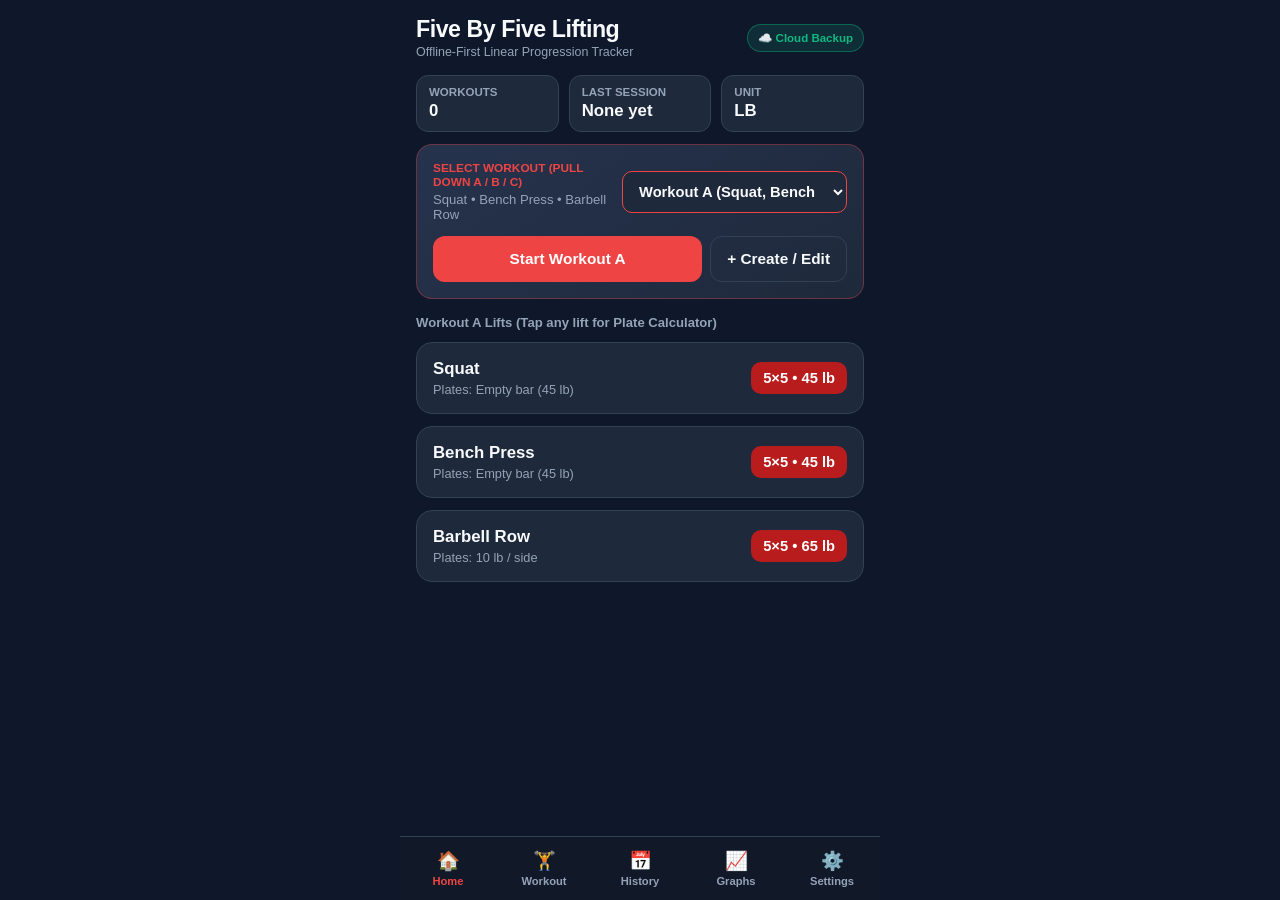
<file: pwa/index.html>
<!DOCTYPE html>
<html lang="en">
<head>
  <meta charset="UTF-8" />
  <meta name="viewport" content="width=device-width, initial-scale=1.0, maximum-scale=1.0, user-scalable=no" />
  <meta name="theme-color" content="#0F172A" />
  <meta name="apple-mobile-web-app-capable" content="yes" />
  <meta name="apple-mobile-web-app-status-bar-style" content="black-translucent" />
  <title>Five By Five Lifting</title>
  <link rel="manifest" href="./manifest.json" />
  <link rel="icon" type="image/svg+xml" href="./icon.svg" />
  <link rel="stylesheet" href="./styles.css" />
</head>
<body>
  <div id="toast-container"></div>

  <div class="app-shell">
    <header class="top-bar">
      <div>
        <h1>Five By Five Lifting</h1>
        <p>Offline-First Linear Progression Tracker</p>
      </div>
      <button id="sync-status-btn" class="sync-pill" title="Cloud Sync & Backup Settings">
        ☁️ Cloud Backup
      </button>
    </header>

    <main id="app-content" class="content"></main>

    <div id="rest-timer-container"></div>
    <div id="modal-container"></div>

    <nav class="bottom-nav">
      <button class="nav-item active" data-tab="home">
        <span class="nav-icon">🏠</span>
        <span>Home</span>
      </button>
      <button class="nav-item" data-tab="workout">
        <span class="nav-icon">🏋️</span>
        <span>Workout</span>
      </button>
      <button class="nav-item" data-tab="history">
        <span class="nav-icon">📅</span>
        <span>History</span>
      </button>
      <button class="nav-item" data-tab="graphs">
        <span class="nav-icon">📈</span>
        <span>Graphs</span>
      </button>
      <button class="nav-item" data-tab="settings">
        <span class="nav-icon">⚙️</span>
        <span>Settings</span>
      </button>
    </nav>
  </div>

  <!-- Hidden file input for restoring/merging Google Drive JSON backups -->
  <input type="file" id="restore-file-input" accept=".json,application/json" style="display:none" />

  <script src="./app.js"></script>
</body>
</html>
</file>
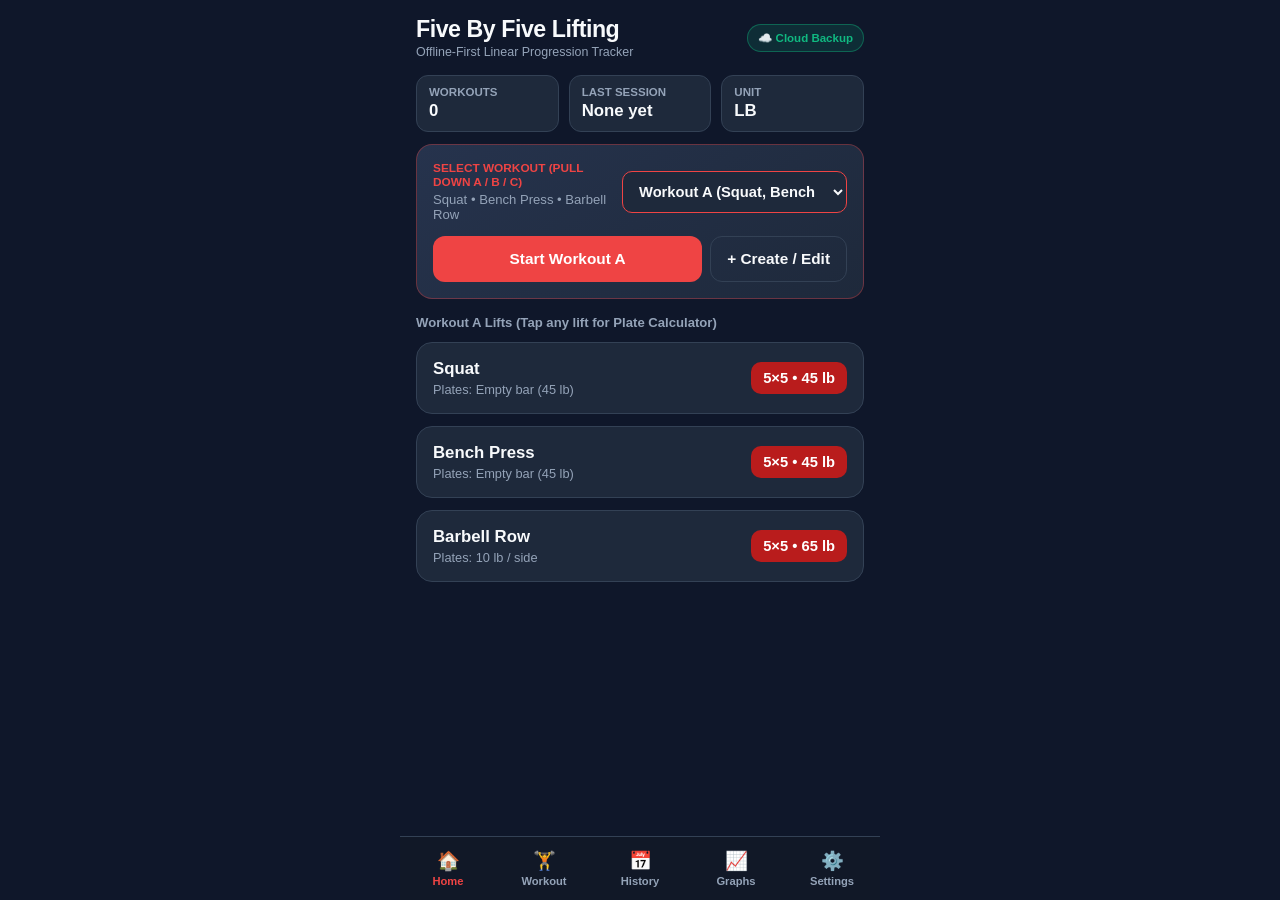
<file: FiveByFiveLifting-Portable.html>
<!DOCTYPE html>
<html lang="en">
<head>
  <meta charset="UTF-8" />
  <meta name="viewport" content="width=device-width, initial-scale=1.0, maximum-scale=1.0, user-scalable=no" />
  <meta name="theme-color" content="#0F172A" />
  <meta name="apple-mobile-web-app-capable" content="yes" />
  <meta name="apple-mobile-web-app-status-bar-style" content="black-translucent" />
  <title>Five By Five Lifting</title>
  <link rel="manifest" href="./manifest.json" />
  <link rel="icon" type="image/svg+xml" href="./icon.svg" />
  <style>
:root {
  --bg: #0f172a;
  --surface: #1e293b;
  --card: #26334d;
  --border: #334155;
  --text: #f8fafc;
  --muted: #94a3b8;
  --primary: #ef4444;
  --primary-dark: #b91c1c;
  --blue: #3b82f6;
  --emerald: #10b981;
  --amber: #f59e0b;
}

* {
  box-sizing: border-box;
  -webkit-tap-highlight-color: transparent;
}

body {
  margin: 0;
  padding: 0;
  background-color: var(--bg);
  color: var(--text);
  font-family: -apple-system, BlinkMacSystemFont, "Segoe UI", Roboto, Helvetica, Arial, sans-serif;
  user-select: none;
  overscroll-behavior-y: none;
}

.app-shell {
  max-width: 480px;
  margin: 0 auto;
  min-height: 100dvh;
  display: flex;
  flex-direction: column;
  padding-bottom: 84px;
}

header.top-bar {
  display: flex;
  align-items: center;
  justify-content: space-between;
  padding: 16px 16px 8px;
}

header.top-bar h1 {
  margin: 0;
  font-size: 1.45rem;
  font-weight: 800;
  letter-spacing: -0.02em;
}

header.top-bar p {
  margin: 2px 0 0;
  font-size: 0.78rem;
  color: var(--muted);
}

.sync-pill {
  background: rgba(16, 185, 129, 0.14);
  border: 1px solid rgba(16, 185, 129, 0.4);
  color: var(--emerald);
  font-size: 0.72rem;
  font-weight: 700;
  padding: 6px 10px;
  border-radius: 999px;
  cursor: pointer;
}

main.content {
  flex: 1;
  padding: 8px 16px 24px;
  display: flex;
  flex-direction: column;
  gap: 12px;
}

.card {
  background: var(--surface);
  border: 1px solid var(--border);
  border-radius: 16px;
  padding: 16px;
}

.card-highlight {
  background: linear-gradient(145deg, #26334d, #1e293b);
  border: 1px solid rgba(239, 68, 68, 0.35);
}

.row-between {
  display: flex;
  align-items: center;
  justify-content: space-between;
  gap: 10px;
}

.stats-grid {
  display: grid;
  grid-template-columns: repeat(3, 1fr);
  gap: 10px;
}

.stat-box {
  background: var(--surface);
  border: 1px solid var(--border);
  border-radius: 12px;
  padding: 10px 12px;
}

.stat-box .label {
  font-size: 0.72rem;
  color: var(--muted);
  text-transform: uppercase;
  font-weight: 600;
}

.stat-box .value {
  font-size: 1.05rem;
  font-weight: 800;
  margin-top: 3px;
}

.btn {
  border: none;
  border-radius: 12px;
  padding: 13px 16px;
  font-size: 0.96rem;
  font-weight: 700;
  cursor: pointer;
  display: inline-flex;
  align-items: center;
  justify-content: center;
  gap: 8px;
  transition: transform 0.08s ease, opacity 0.15s ease;
}

.btn:active {
  transform: scale(0.98);
}

.btn-primary {
  background: var(--primary);
  color: #fff;
  width: 100%;
}

.btn-outline {
  background: transparent;
  color: var(--text);
  border: 1px solid var(--border);
}

.btn-sm {
  padding: 7px 12px;
  font-size: 0.8rem;
  border-radius: 9px;
}

.btn-danger {
  background: rgba(239, 68, 68, 0.14);
  color: var(--primary);
  border: 1px solid rgba(239, 68, 68, 0.35);
}

.weight-badge {
  background: var(--primary-dark);
  color: #fff;
  padding: 8px 12px;
  border-radius: 10px;
  font-weight: 800;
  font-size: 0.92rem;
  white-space: nowrap;
}

.strike-badge {
  display: inline-block;
  margin-top: 6px;
  font-size: 0.74rem;
  color: var(--amber);
  font-weight: 600;
}

/* 5x5 Set Bubbles */
.bubbles-row {
  display: flex;
  justify-content: space-between;
  align-items: center;
  margin-top: 14px;
  gap: 6px;
}

.bubble-col {
  display: flex;
  flex-direction: column;
  align-items: center;
  gap: 5px;
}

.set-bubble {
  width: 56px;
  height: 56px;
  border-radius: 50%;
  border: 2.5px solid var(--muted);
  background: transparent;
  color: var(--muted);
  font-size: 1.25rem;
  font-weight: 800;
  display: flex;
  align-items: center;
  justify-content: center;
  cursor: pointer;
  transition: all 0.12s ease;
}

.set-bubble.success {
  background: var(--primary);
  border-color: var(--primary);
  color: #fff;
  box-shadow: 0 4px 14px rgba(239, 68, 68, 0.35);
}

.set-bubble.failed {
  background: var(--amber);
  border-color: var(--amber);
  color: #fff;
}

.bubble-caption {
  font-size: 0.7rem;
  color: var(--muted);
}

.chips-row {
  display: flex;
  gap: 8px;
  overflow-x: auto;
  padding-bottom: 4px;
}

.chip {
  background: var(--card);
  color: var(--muted);
  border: 1px solid var(--border);
  padding: 7px 13px;
  border-radius: 999px;
  font-size: 0.8rem;
  font-weight: 600;
  white-space: nowrap;
  cursor: pointer;
}

.chip.active {
  background: rgba(239, 68, 68, 0.18);
  color: #fff;
  border-color: var(--primary);
}

/* Rest Timer Dock */
.rest-timer-dock {
  position: fixed;
  bottom: 70px;
  left: 50%;
  transform: translateX(-50%);
  width: calc(100% - 24px);
  max-width: 456px;
  background: #111827;
  border: 1.5px solid var(--primary);
  border-radius: 16px;
  padding: 12px 14px;
  box-shadow: 0 12px 28px rgba(0, 0, 0, 0.65);
  z-index: 50;
}

.timer-countdown {
  font-size: 1.65rem;
  font-weight: 900;
  font-variant-numeric: tabular-nums;
}

.progress-track {
  width: 100%;
  height: 6px;
  background: var(--border);
  border-radius: 999px;
  overflow: hidden;
  margin: 8px 0;
}

.progress-fill {
  height: 100%;
  background: var(--primary);
  transition: width 0.3s linear;
}

/* Barbell Sleeve Visualizer */
.barbell-Stage {
  background: #0b1120;
  border: 1px solid var(--border);
  border-radius: 12px;
  height: 140px;
  position: relative;
  display: flex;
  align-items: center;
  padding: 0 16px;
  margin: 14px 0;
  overflow-x: auto;
}

.bar-shaft {
  position: absolute;
  left: 0;
  right: 0;
  height: 14px;
  background: #64748b;
  z-index: 1;
}

.bar-collar {
  width: 16px;
  height: 40px;
  background: #475569;
  border-radius: 3px;
  z-index: 2;
  margin-right: 4px;
  flex-shrink: 0;
}

.plate-visual {
  width: 28px;
  border-radius: 4px;
  margin-right: 4px;
  z-index: 2;
  display: flex;
  align-items: center;
  justify-content: center;
  font-size: 0.68rem;
  font-weight: 800;
  border: 1px solid rgba(0,0,0,0.4);
  flex-shrink: 0;
}

/* Calendar Grid */
.calendar-grid {
  display: grid;
  grid-template-columns: repeat(7, 1fr);
  gap: 6px;
  text-align: center;
  margin-top: 8px;
}

.cal-header {
  font-size: 0.72rem;
  color: var(--muted);
  font-weight: 700;
  padding-bottom: 4px;
}

.cal-day {
  height: 34px;
  display: flex;
  align-items: center;
  justify-content: center;
  border-radius: 50%;
  font-size: 0.82rem;
}

.cal-day.workout-a {
  background: var(--primary);
  color: #fff;
  font-weight: 800;
}

.cal-day.workout-b {
  background: var(--blue);
  color: #fff;
  font-weight: 800;
}

/* Inputs */
.input-field {
  width: 100%;
  background: #0f172a;
  border: 1px solid var(--border);
  color: var(--text);
  padding: 11px 12px;
  border-radius: 10px;
  font-size: 0.92rem;
}

/* Modal */
.modal-backdrop {
  position: fixed;
  inset: 0;
  background: rgba(0, 0, 0, 0.75);
  display: flex;
  align-items: center;
  justify-content: center;
  padding: 16px;
  z-index: 100;
}

.modal-card {
  background: var(--surface);
  border: 1px solid var(--border);
  border-radius: 18px;
  width: 100%;
  max-width: 430px;
  padding: 20px;
}

/* Bottom Navigation */
nav.bottom-nav {
  position: fixed;
  bottom: 0;
  left: 50%;
  transform: translateX(-50%);
  width: 100%;
  max-width: 480px;
  height: 64px;
  background: #111827;
  border-top: 1px solid var(--border);
  display: grid;
  grid-template-columns: repeat(5, 1fr);
  z-index: 60;
}

.nav-item {
  background: none;
  border: none;
  color: var(--muted);
  display: flex;
  flex-direction: column;
  align-items: center;
  justify-content: center;
  font-size: 0.7rem;
  font-weight: 600;
  gap: 3px;
  cursor: pointer;
}

.nav-item.active {
  color: var(--primary);
}

.nav-icon {
  font-size: 1.15rem;
}

.toast-banner {
  position: fixed;
  top: 14px;
  left: 50%;
  transform: translateX(-50%);
  background: var(--emerald);
  color: #052e16;
  font-weight: 800;
  font-size: 0.85rem;
  padding: 10px 16px;
  border-radius: 999px;
  z-index: 120;
  box-shadow: 0 6px 20px rgba(0,0,0,0.45);
}

</style>
</head>
<body>
  <div id="toast-container"></div>

  <div class="app-shell">
    <header class="top-bar">
      <div>
        <h1>Five By Five Lifting</h1>
        <p>Offline-First Linear Progression Tracker</p>
      </div>
      <button id="sync-status-btn" class="sync-pill" title="Cloud Sync & Backup Settings">
        ☁️ Cloud Backup
      </button>
    </header>

    <main id="app-content" class="content"></main>

    <div id="rest-timer-container"></div>
    <div id="modal-container"></div>

    <nav class="bottom-nav">
      <button class="nav-item active" data-tab="home">
        <span class="nav-icon">🏠</span>
        <span>Home</span>
      </button>
      <button class="nav-item" data-tab="workout">
        <span class="nav-icon">🏋️</span>
        <span>Workout</span>
      </button>
      <button class="nav-item" data-tab="history">
        <span class="nav-icon">📅</span>
        <span>History</span>
      </button>
      <button class="nav-item" data-tab="graphs">
        <span class="nav-icon">📈</span>
        <span>Graphs</span>
      </button>
      <button class="nav-item" data-tab="settings">
        <span class="nav-icon">⚙️</span>
        <span>Settings</span>
      </button>
    </nav>
  </div>

  <!-- Hidden file input for restoring/merging Google Drive JSON backups -->
  <input type="file" id="restore-file-input" accept=".json,application/json" style="display:none" />

  <script>
// Five By Five Lifting v1.1.0 Offline-First PWA Engine
// Includes Pull-Down Workout Selector (A / B / C / D / E), Active Workout Switching, and Custom Workout Builder

const STORAGE_KEY = 'fivebyfivelifting_5x5_pwa_state_v1';
const LB_TO_KG = 0.45359237;

const EXERCISES = {
  SQUAT: { id: 'SQUAT', displayName: 'Squat', shortName: 'SQ', defaultStartLb: 45, defaultIncLb: 5, sets: 5, reps: 5 },
  BENCH_PRESS: { id: 'BENCH_PRESS', displayName: 'Bench Press', shortName: 'BP', defaultStartLb: 45, defaultIncLb: 5, sets: 5, reps: 5 },
  BARBELL_ROW: { id: 'BARBELL_ROW', displayName: 'Barbell Row', shortName: 'ROW', defaultStartLb: 65, defaultIncLb: 5, sets: 5, reps: 5 },
  OVERHEAD_PRESS: { id: 'OVERHEAD_PRESS', displayName: 'Overhead Press', shortName: 'OHP', defaultStartLb: 45, defaultIncLb: 5, sets: 5, reps: 5 },
  DEADLIFT: { id: 'DEADLIFT', displayName: 'Deadlift', shortName: 'DL', defaultStartLb: 95, defaultIncLb: 10, sets: 1, reps: 5 },
  FRONT_SQUAT: { id: 'FRONT_SQUAT', displayName: 'Front Squat', shortName: 'FSQ', defaultStartLb: 45, defaultIncLb: 5, sets: 5, reps: 5 },
  INCLINE_BENCH_PRESS: { id: 'INCLINE_BENCH_PRESS', displayName: 'Incline Bench Press', shortName: 'IBP', defaultStartLb: 45, defaultIncLb: 5, sets: 5, reps: 5 },
  ROMANIAN_DEADLIFT: { id: 'ROMANIAN_DEADLIFT', displayName: 'Romanian Deadlift', shortName: 'RDL', defaultStartLb: 95, defaultIncLb: 5, sets: 3, reps: 8 },
  CLOSE_GRIP_BENCH: { id: 'CLOSE_GRIP_BENCH', displayName: 'Close-Grip Bench', shortName: 'CGBP', defaultStartLb: 45, defaultIncLb: 5, sets: 3, reps: 8 },
  PULL_UPS: { id: 'PULL_UPS', displayName: 'Pull-ups / Chin-ups', shortName: 'PULL', defaultStartLb: 45, defaultIncLb: 2.5, sets: 3, reps: 8 },
  DIPS: { id: 'DIPS', displayName: 'Parallel Bar Dips', shortName: 'DIP', defaultStartLb: 45, defaultIncLb: 2.5, sets: 3, reps: 8 },
  BARBELL_CURL: { id: 'BARBELL_CURL', displayName: 'Barbell Curl', shortName: 'CURL', defaultStartLb: 45, defaultIncLb: 2.5, sets: 3, reps: 10 },
  SKULLCRUSHERS: { id: 'SKULLCRUSHERS', displayName: 'Skullcrushers', shortName: 'SKULL', defaultStartLb: 45, defaultIncLb: 2.5, sets: 3, reps: 10 },
  LATERAL_RAISE: { id: 'LATERAL_RAISE', displayName: 'Lateral Raise', shortName: 'LAT', defaultStartLb: 15, defaultIncLb: 2.5, sets: 3, reps: 12 },
  CUSTOM_1: { id: 'CUSTOM_1', displayName: 'Custom Lift 1', shortName: 'C1', defaultStartLb: 45, defaultIncLb: 5, sets: 5, reps: 5 },
  CUSTOM_2: { id: 'CUSTOM_2', displayName: 'Custom Lift 2', shortName: 'C2', defaultStartLb: 45, defaultIncLb: 5, sets: 5, reps: 5 },
  CUSTOM_3: { id: 'CUSTOM_3', displayName: 'Custom Lift 3', shortName: 'C3', defaultStartLb: 45, defaultIncLb: 5, sets: 3, reps: 8 }
};

const DEFAULT_TEMPLATES = {
  WORKOUT_A: { workoutType: 'WORKOUT_A', code: 'A', customTitle: 'Workout A', exercises: ['SQUAT', 'BENCH_PRESS', 'BARBELL_ROW'], isEnabled: true },
  WORKOUT_B: { workoutType: 'WORKOUT_B', code: 'B', customTitle: 'Workout B', exercises: ['SQUAT', 'OVERHEAD_PRESS', 'DEADLIFT'], isEnabled: true },
  WORKOUT_C: { workoutType: 'WORKOUT_C', code: 'C', customTitle: 'Workout C', exercises: ['FRONT_SQUAT', 'INCLINE_BENCH_PRESS', 'PULL_UPS', 'BARBELL_CURL'], isEnabled: true },
  WORKOUT_D: { workoutType: 'WORKOUT_D', code: 'D', customTitle: 'Workout D', exercises: ['ROMANIAN_DEADLIFT', 'CLOSE_GRIP_BENCH', 'DIPS'], isEnabled: false },
  WORKOUT_E: { workoutType: 'WORKOUT_E', code: 'E', customTitle: 'Workout E', exercises: ['SQUAT', 'BENCH_PRESS', 'DEADLIFT'], isEnabled: false }
};

const IMPERIAL_PLATES = [
  { weight: 45, label: '45', color: '#2563EB', height: 108, textColor: '#fff' },
  { weight: 35, label: '35', color: '#EAB308', height: 95, textColor: '#000' },
  { weight: 25, label: '25', color: '#16A34A', height: 82, textColor: '#fff' },
  { weight: 10, label: '10', color: '#E5E7EB', height: 68, textColor: '#000' },
  { weight: 5, label: '5', color: '#EF4444', height: 55, textColor: '#fff' },
  { weight: 2.5, label: '2.5', color: '#9CA3AF', height: 46, textColor: '#000' }
];

const METRIC_PLATES = [
  { weight: 20, label: '20', color: '#2563EB', height: 108, textColor: '#fff' },
  { weight: 15, label: '15', color: '#EAB308', height: 92, textColor: '#000' },
  { weight: 10, label: '10', color: '#16A34A', height: 78, textColor: '#fff' },
  { weight: 5, label: '5', color: '#E5E7EB', height: 62, textColor: '#000' },
  { weight: 2.5, label: '2.5', color: '#374151', height: 52, textColor: '#fff' },
  { weight: 1.25, label: '1.25', color: '#9CA3AF', height: 44, textColor: '#000' }
];

function createDefaultExerciseStates() {
  return Object.values(EXERCISES).map((ex) => ({
    exercise: ex.id,
    currentWeightLb: ex.defaultStartLb,
    incrementLb: ex.defaultIncLb,
    targetSets: ex.sets,
    targetReps: ex.reps,
    consecutiveFailures: 0,
    deloadCount: 0,
    customName: ''
  }));
}

function loadAppState() {
  try {
    const raw = localStorage.getItem(STORAGE_KEY);
    if (raw) {
      const parsed = JSON.parse(raw);
      if (parsed && Array.isArray(parsed.exerciseStates)) {
        if (!parsed.workoutTemplates) {
          parsed.workoutTemplates = JSON.parse(JSON.stringify(DEFAULT_TEMPLATES));
        }
        return parsed;
      }
    }
  } catch (e) {
    console.error('Failed to read local storage:', e);
  }
  return {
    schemaVersion: 2,
    weightUnit: 'LB',
    barbellWeightLb: 45.0,
    nextWorkoutOverride: null,
    lastCloudSyncEpochMillis: null,
    workoutTemplates: JSON.parse(JSON.stringify(DEFAULT_TEMPLATES)),
    exerciseStates: createDefaultExerciseStates(),
    activeSession: null,
    sessions: [],
    bodyweightEntries: []
  };
}

let state = loadAppState();
let currentTab = 'home';
let warmupToggleByExercise = {};
let calendarMonthOffset = 0;
let selectedGraphTarget = 'SQUAT';
let selectedGraphRangeDays = null;

// Rest timer live state
let restTimer = {
  isRunning: false,
  remainingSeconds: 0,
  totalSeconds: 0,
  exerciseName: '',
  completedReps: 5,
  reasonLabel: '',
  intervalId: null
};

function saveAppState() {
  localStorage.setItem(STORAGE_KEY, JSON.stringify(state));
}

function roundToStep(val, step) {
  return Math.round(val / step) * step;
}

function fromLb(weightLb, unit = state.weightUnit) {
  if (unit === 'KG') return roundToStep(weightLb * LB_TO_KG, 1.25);
  return roundToStep(weightLb, 2.5);
}

function toLb(displayWeight, unit = state.weightUnit) {
  return unit === 'KG' ? displayWeight / LB_TO_KG : displayWeight;
}

function formatWeight(weightLb, includeUnit = true, unit = state.weightUnit) {
  const converted = fromLb(weightLb, unit);
  const str = Number.isInteger(converted) ? converted.toString() : converted.toFixed(2).replace(/\.?0+$/, '');
  return includeUnit ? `${str} ${unit.toLowerCase()}` : str;
}

function getExerciseState(exerciseId) {
  let found = state.exerciseStates.find((s) => s.exercise === exerciseId);
  if (!found) {
    const def = EXERCISES[exerciseId] || EXERCISES.SQUAT;
    found = {
      exercise: def.id,
      currentWeightLb: def.defaultStartLb,
      incrementLb: def.defaultIncLb,
      targetSets: def.sets,
      targetReps: def.reps,
      consecutiveFailures: 0,
      deloadCount: 0,
      customName: ''
    };
    state.exerciseStates.push(found);
  }
  return found;
}

function getExerciseName(exerciseId) {
  const st = getExerciseState(exerciseId);
  if (st.customName && st.customName.trim()) return st.customName.trim();
  return EXERCISES[exerciseId]?.displayName || exerciseId;
}

function getTemplate(workoutType) {
  if (!state.workoutTemplates) state.workoutTemplates = JSON.parse(JSON.stringify(DEFAULT_TEMPLATES));
  if (!state.workoutTemplates[workoutType]) {
    state.workoutTemplates[workoutType] = JSON.parse(JSON.stringify(DEFAULT_TEMPLATES[workoutType] || DEFAULT_TEMPLATES.WORKOUT_A));
  }
  return state.workoutTemplates[workoutType];
}

function getEnabledTemplates() {
  return Object.keys(DEFAULT_TEMPLATES)
    .map((k) => getTemplate(k))
    .filter((t) => t.isEnabled);
}

function getTemplateSubtitle(workoutType) {
  const t = getTemplate(workoutType);
  return t.exercises.map((exId) => getExerciseName(exId)).join(' • ');
}

function getNextWorkoutType() {
  const enabled = getEnabledTemplates().map((t) => t.workoutType);
  if (state.nextWorkoutOverride && enabled.includes(state.nextWorkoutOverride)) {
    return state.nextWorkoutOverride;
  }
  if (state.sessions.length === 0) return enabled[0] || 'WORKOUT_A';
  const sorted = [...state.sessions].sort((a, b) => (b.session.completedAtEpochMillis || 0) - (a.session.completedAtEpochMillis || 0));
  const lastType = sorted[0].session.workoutType;
  const idx = enabled.indexOf(lastType);
  return idx >= 0 ? enabled[(idx + 1) % enabled.length] : (enabled[0] || 'WORKOUT_A');
}

function calculatePlates(targetWeightLb, barWeightLb = state.barbellWeightLb, unit = state.weightUnit) {
  const targetDisplay = fromLb(targetWeightLb, unit);
  const barDisplay = unit === 'KG' && Math.abs(barWeightLb - 45) < 1.5 ? 20 : fromLb(barWeightLb, unit);
  if (targetDisplay <= barDisplay) {
    return {
      targetDisplay,
      barDisplay,
      platesPerSide: [],
      summary: `Empty bar (${barDisplay} ${unit.toLowerCase()})`
    };
  }
  let rem = (targetDisplay - barDisplay) / 2.0;
  const catalog = unit === 'LB' ? IMPERIAL_PLATES : METRIC_PLATES;
  const chosen = [];
  for (const plate of catalog) {
    while (rem + 1e-6 >= plate.weight) {
      chosen.push(plate);
      rem -= plate.weight;
    }
  }
  const summary = chosen.length === 0
    ? `Empty bar (${barDisplay} ${unit.toLowerCase()})`
    : `${chosen.map((p) => p.label).join(' + ')} ${unit.toLowerCase()} / side`;
  return { targetDisplay, barDisplay, platesPerSide: chosen, summary };
}

function generateWarmupSets(exerciseId, workingWeightLb, barWeightLb = state.barbellWeightLb) {
  const startWeight = exerciseId === 'DEADLIFT' ? (workingWeightLb >= 155 ? 135 : 65) : barWeightLb;
  if (workingWeightLb <= startWeight + 5) return [];

  const warmups = [];
  let setNum = 1;
  if (exerciseId === 'DEADLIFT') {
    warmups.push({ setNumber: setNum++, weightLb: startWeight, targetReps: 5 });
  } else {
    warmups.push({ setNumber: setNum++, weightLb: startWeight, targetReps: 5 });
    warmups.push({ setNumber: setNum++, weightLb: startWeight, targetReps: 5 });
  }

  const diff = workingWeightLb - startWeight;
  let steps = [];
  if (diff <= 40) {
    steps = [[0.55, 3]];
  } else if (diff <= 90) {
    steps = [[0.45, 5], [0.75, 3]];
  } else {
    steps = [[0.40, 5], [0.65, 3], [0.85, 2]];
  }

  let lastW = startWeight;
  for (const [fraction, reps] of steps) {
    const rounded = roundToStep(startWeight + diff * fraction, 5);
    if (rounded > lastW && rounded < workingWeightLb) {
      warmups.push({ setNumber: setNum++, weightLb: rounded, targetReps: reps });
      lastW = rounded;
    }
  }
  return warmups;
}

function nextRepState(currentReps, targetReps = 5) {
  if (currentReps === null || currentReps === undefined) return targetReps;
  if (currentReps > 0) return currentReps - 1;
  return null;
}

function calculateTenPercentDeloadLb(currentWeightLb, minBarWeightLb = 45) {
  if (currentWeightLb <= minBarWeightLb) return minBarWeightLb;
  const raw = currentWeightLb * 0.90;
  const roundedDown = Math.floor((raw + 1e-6) / 5) * 5;
  const effective = roundedDown >= currentWeightLb ? currentWeightLb - 5 : roundedDown;
  return Math.max(minBarWeightLb, effective);
}

function evaluateExerciseSession(exState, workingSets, minBarWeightLb = 45) {
  const completedCount = workingSets.filter((s) => (s.completedReps ?? -1) >= exState.targetReps).length;
  const allSucceeded = workingSets.length > 0 && completedCount >= exState.targetSets;

  if (allSucceeded) {
    const effectiveInc = (exState.exercise === 'DEADLIFT' && exState.currentWeightLb >= 225 && exState.incrementLb >= 10)
      ? 5
      : exState.incrementLb;
    const nextWeightLb = exState.currentWeightLb + effectiveInc;
    return {
      exercise: exState.exercise,
      previousWeightLb: exState.currentWeightLb,
      nextWeightLb,
      nextConsecutiveFailures: 0,
      nextDeloadCount: exState.deloadCount,
      action: 'INCREMENTED'
    };
  } else {
    const nextFailures = (exState.consecutiveFailures || 0) + 1;
    if (nextFailures >= 3) {
      const deloadWeight = calculateTenPercentDeloadLb(exState.currentWeightLb, minBarWeightLb);
      return {
        exercise: exState.exercise,
        previousWeightLb: exState.currentWeightLb,
        nextWeightLb: deloadWeight,
        nextConsecutiveFailures: 0,
        nextDeloadCount: (exState.deloadCount || 0) + 1,
        action: 'DELOADED_10_PERCENT'
      };
    } else {
      return {
        exercise: exState.exercise,
        previousWeightLb: exState.currentWeightLb,
        nextWeightLb: exState.currentWeightLb,
        nextConsecutiveFailures: nextFailures,
        nextDeloadCount: exState.deloadCount,
        action: 'REPEATED_AFTER_FAILURE'
      };
    }
  }
}

function playBeepAndVibrate() {
  try {
    if (navigator.vibrate) navigator.vibrate([250, 120, 250]);
    const ctx = new (window.AudioContext || window.webkitAudioContext)();
    const osc = ctx.createOscillator();
    const gain = ctx.createGain();
    osc.type = 'sine';
    osc.frequency.setValueAtTime(880, ctx.currentTime);
    gain.gain.setValueAtTime(0.25, ctx.currentTime);
    osc.connect(gain);
    gain.connect(ctx.destination);
    osc.start();
    osc.stop(ctx.currentTime + 0.35);
  } catch (_) {}
}

function startRestTimer(seconds, exerciseName, completedReps, reasonLabel) {
  if (restTimer.intervalId) clearInterval(restTimer.intervalId);
  restTimer = {
    isRunning: true,
    remainingSeconds: seconds,
    totalSeconds: seconds,
    exerciseName,
    completedReps,
    reasonLabel,
    intervalId: setInterval(() => {
      if (restTimer.remainingSeconds > 0) {
        restTimer.remainingSeconds -= 1;
        renderRestTimerDock();
      } else {
        clearInterval(restTimer.intervalId);
        restTimer.isRunning = false;
        restTimer.intervalId = null;
        playBeepAndVibrate();
        renderRestTimerDock();
      }
    }, 1000)
  };
  renderRestTimerDock();
}

function stopRestTimer() {
  if (restTimer.intervalId) clearInterval(restTimer.intervalId);
  restTimer = {
    isRunning: false,
    remainingSeconds: 0,
    totalSeconds: 0,
    exerciseName: '',
    completedReps: 5,
    reasonLabel: '',
    intervalId: null
  };
  renderRestTimerDock();
}

function renderRestTimerDock() {
  const container = document.getElementById('rest-timer-container');
  if (!restTimer.isRunning && restTimer.totalSeconds === 0) {
    container.innerHTML = '';
    return;
  }
  const mins = String(Math.floor(restTimer.remainingSeconds / 60)).padStart(2, '0');
  const secs = String(restTimer.remainingSeconds % 60).padStart(2, '0');
  const pct = restTimer.totalSeconds > 0
    ? Math.round((restTimer.remainingSeconds / restTimer.totalSeconds) * 100)
    : 0;

  container.innerHTML = `
    <div class="rest-timer-dock">
      <div class="row-between">
        <div>
          <div style="font-size:0.78rem;font-weight:800;color:var(--primary)">
            ${restTimer.remainingSeconds > 0 ? `REST TIMER • ${restTimer.exerciseName.toUpperCase()}` : 'REST COMPLETE — GO LIFT!'}
          </div>
          <div style="font-size:0.74rem;color:var(--muted);margin-top:2px">${restTimer.reasonLabel}</div>
        </div>
        <div class="timer-countdown">${mins}:${secs}</div>
      </div>
      <div class="progress-track">
        <div class="progress-fill" style="width:${pct}%"></div>
      </div>
      <div class="row-between">
        <div style="display:flex;gap:8px">
          <button class="btn btn-outline btn-sm" onclick="adjustRestTimer(30)">+30s</button>
          ${restTimer.completedReps >= 5 && restTimer.totalSeconds < 180 ? `
            <button class="btn btn-outline btn-sm" onclick="switchRestToThreeMin()">Felt Heavy (3:00)</button>
          ` : ''}
        </div>
        <button class="btn btn-danger btn-sm" onclick="stopRestTimer()">Dismiss</button>
      </div>
    </div>
  `;
}

window.adjustRestTimer = function(delta) {
  restTimer.remainingSeconds = Math.max(5, restTimer.remainingSeconds + delta);
  restTimer.totalSeconds = Math.max(restTimer.totalSeconds, restTimer.remainingSeconds);
  renderRestTimerDock();
};

window.switchRestToThreeMin = function() {
  restTimer.remainingSeconds = 180;
  restTimer.totalSeconds = 180;
  restTimer.reasonLabel = 'Heavy set — Resting 3:00 before next set';
  renderRestTimerDock();
};

window.stopRestTimer = stopRestTimer;

function showToast(msg) {
  const c = document.getElementById('toast-container');
  c.innerHTML = `<div class="toast-banner">${msg}</div>`;
  setTimeout(() => { c.innerHTML = ''; }, 2800);
}

function buildSetsForWorkoutType(workoutType, sessionId) {
  const template = getTemplate(workoutType);
  let setIdCounter = 1;
  const sets = [];
  for (const exId of template.exercises) {
    const exState = getExerciseState(exId);
    const warmups = generateWarmupSets(exId, exState.currentWeightLb, state.barbellWeightLb);
    for (const wu of warmups) {
      sets.push({
        id: setIdCounter++,
        sessionId,
        exercise: exId,
        setNumber: wu.setNumber,
        isWarmup: true,
        targetWeightLb: wu.weightLb,
        targetReps: wu.targetReps,
        completedReps: null
      });
    }
    for (let i = 1; i <= exState.targetSets; i++) {
      sets.push({
        id: setIdCounter++,
        sessionId,
        exercise: exId,
        setNumber: i,
        isWarmup: false,
        targetWeightLb: exState.currentWeightLb,
        targetReps: exState.targetReps,
        completedReps: null
      });
    }
  }
  return sets;
}

function startOrResumeWorkout() {
  if (!state.activeSession) {
    const workoutType = getNextWorkoutType();
    const now = Date.now();
    state.activeSession = {
      session: {
        id: now,
        workoutType,
        startedAtEpochMillis: now,
        completedAtEpochMillis: null,
        bodyweightLb: null,
        notes: '',
        isCompleted: false
      },
      sets: buildSetsForWorkoutType(workoutType, now)
    };
    saveAppState();
  }
  switchTab('workout');
}

// Pull-Down Workout Switcher Handler
window.onPullDownWorkoutChange = function(value) {
  if (value === '__CREATE__') {
    const currentType = state.activeSession ? state.activeSession.session.workoutType : getNextWorkoutType();
    openWorkoutBuilderModal(currentType);
    render();
    return;
  }
  state.nextWorkoutOverride = value;
  if (state.activeSession) {
    stopRestTimer();
    state.activeSession.session.workoutType = value;
    state.activeSession.sets = buildSetsForWorkoutType(value, state.activeSession.session.id);
    showToast(`Switched active workout to ${getTemplate(value).customTitle}`);
  }
  saveAppState();
  render();
};

function renderPullDownSelectHtml(selectedWorkoutType) {
  const enabled = getEnabledTemplates();
  const optionsHtml = enabled.map((t) => `
    <option value="${t.workoutType}" ${t.workoutType === selectedWorkoutType ? 'selected' : ''}>
      ${t.customTitle} (${t.exercises.map((e) => getExerciseName(e)).join(', ')})
    </option>
  `).join('');

  return `
    <select class="input-field" style="font-weight:800;background:#1e293b;border-color:var(--primary);cursor:pointer;max-width:225px"
      onchange="onPullDownWorkoutChange(this.value)">
      ${optionsHtml}
      <option value="__CREATE__">+ Create / Customize Workouts (A–E)...</option>
    </select>
  `;
}

// Custom Workout Builder Modal
window.openWorkoutBuilderModal = function(initialType = 'WORKOUT_C') {
  let currentSlot = initialType;

  function renderBuilder() {
    const tpl = getTemplate(currentSlot);
    const slotChips = Object.keys(DEFAULT_TEMPLATES).map((k) => {
      const code = DEFAULT_TEMPLATES[k].code;
      return `
        <button class="chip ${currentSlot === k ? 'active' : ''}" onclick="switchBuilderSlot('${k}')">
          Workout ${code}
        </button>
      `;
    }).join('');

    const exercisesListHtml = Object.values(EXERCISES).map((ex) => {
      const checked = tpl.exercises.includes(ex.id);
      const exState = getExerciseState(ex.id);
      return `
        <div class="row-between" style="padding:6px 0;border-bottom:1px solid rgba(255,255,255,0.06)">
          <label style="display:flex;align-items:center;gap:10px;cursor:pointer;flex:1">
            <input type="checkbox" class="builder-ex-cb" value="${ex.id}" ${checked ? 'checked' : ''} style="width:18px;height:18px" />
            <div>
              <div style="font-weight:700;font-size:0.9rem">${getExerciseName(ex.id)}</div>
              <div style="font-size:0.74rem;color:var(--muted)">${exState.targetSets}×${exState.targetReps} @ ${formatWeight(exState.currentWeightLb)}</div>
            </div>
          </label>
          <button class="btn btn-outline btn-sm" onclick="promptEditExercise('${ex.id}')">Edit Lift</button>
        </div>
      `;
    }).join('');

    document.getElementById('modal-container').innerHTML = `
      <div class="modal-backdrop" onclick="if(event.target===this) closeModal()">
        <div class="modal-card" style="max-height:88dvh;overflow-y:auto">
          <div class="row-between" style="margin-bottom:8px">
            <h3 style="margin:0;font-size:1.15rem">Create / Edit Workouts (A–E)</h3>
            <button class="btn btn-outline btn-sm" onclick="closeModal()">✕</button>
          </div>

          <div class="chips-row" style="margin-bottom:10px">${slotChips}</div>

          <div style="margin-bottom:10px">
            <label style="font-size:0.76rem;color:var(--muted)">Workout Title</label>
            <input type="text" id="builder-title-input" class="input-field" value="${tpl.customTitle}" style="margin-top:4px" />
          </div>

          <div style="font-size:0.78rem;color:var(--muted);font-weight:700;margin-bottom:6px">
            Select Exercises in ${tpl.customTitle}:
          </div>
          <div style="max-height:280px;overflow-y:auto;margin-bottom:14px;padding-right:4px">
            ${exercisesListHtml}
          </div>

          <button class="btn btn-primary" id="save-builder-btn">
            Save ${tpl.customTitle} & Use Now
          </button>
        </div>
      </div>
    `;

    document.getElementById('save-builder-btn').onclick = () => {
      const newTitle = document.getElementById('builder-title-input').value.trim() || DEFAULT_TEMPLATES[currentSlot].customTitle;
      const checkedBoxes = Array.from(document.querySelectorAll('.builder-ex-cb:checked')).map((cb) => cb.value);
      if (checkedBoxes.length === 0) {
        alert('Please select at least 1 exercise for this workout.');
        return;
      }
      tpl.customTitle = newTitle;
      tpl.exercises = checkedBoxes;
      tpl.isEnabled = true;

      state.nextWorkoutOverride = currentSlot;
      if (state.activeSession) {
        state.activeSession.session.workoutType = currentSlot;
        state.activeSession.sets = buildSetsForWorkoutType(currentSlot, state.activeSession.session.id);
      }
      saveAppState();
      closeModal();
      render();
      showToast(`Saved ${newTitle}!`);
    };
  }

  window.switchBuilderSlot = function(slotKey) {
    currentSlot = slotKey;
    renderBuilder();
  };

  window.promptEditExercise = function(exId) {
    const exState = getExerciseState(exId);
    const currentName = getExerciseName(exId);
    const newName = prompt('Exercise Name:', currentName);
    if (newName === null) return;
    const newSets = parseInt(prompt('Target Sets (1-10):', exState.targetSets), 10);
    const newReps = parseInt(prompt('Target Reps per Set (1-30):', exState.targetReps), 10);
    const newWeight = parseFloat(prompt(`Working Weight (${state.weightUnit.toLowerCase()}):`, fromLb(exState.currentWeightLb)));

    if (newName.trim()) exState.customName = newName.trim();
    if (!isNaN(newSets) && newSets > 0) exState.targetSets = newSets;
    if (!isNaN(newReps) && newReps > 0) exState.targetReps = newReps;
    if (!isNaN(newWeight) && newWeight > 0) exState.currentWeightLb = toLb(newWeight);
    saveAppState();
    renderBuilder();
  };

  renderBuilder();
};

// Plate Calculator Modal
window.openPlateModal = function(exerciseId) {
  const exState = getExerciseState(exerciseId);
  const displayName = getExerciseName(exerciseId);
  let modalDisplayWeight = fromLb(exState.currentWeightLb);
  const step = state.weightUnit === 'LB' ? 5 : 2.5;

  function renderModalContent() {
    const weightLb = toLb(modalDisplayWeight);
    const loadout = calculatePlates(weightLb, state.barbellWeightLb, state.weightUnit);
    const platesHtml = loadout.platesPerSide.length === 0
      ? `<span style="margin-left:12px;font-size:0.85rem;color:var(--muted);z-index:2">Empty Barbell — No Plates Needed</span>`
      : loadout.platesPerSide.map((p) => `
          <div class="plate-visual" style="height:${p.height}px;background:${p.color};color:${p.textColor}">
            ${p.label}
          </div>
        `).join('');

    document.getElementById('modal-container').innerHTML = `
      <div class="modal-backdrop" onclick="if(event.target===this) closeModal()">
        <div class="modal-card">
          <div class="row-between">
            <h3 style="margin:0;font-size:1.15rem">${displayName} — Plate Calculator</h3>
            <button class="btn btn-outline btn-sm" onclick="closeModal()">✕</button>
          </div>
          <p style="margin:6px 0 0;font-size:0.85rem;color:var(--muted)">
            Total: <strong style="color:var(--text)">${formatWeight(weightLb)}</strong>
            (Bar: ${formatWeight(state.barbellWeightLb)})
          </p>

          <div class="barbell-Stage">
            <div class="bar-shaft"></div>
            <div class="bar-collar"></div>
            ${platesHtml}
          </div>

          <div style="text-align:center;font-weight:800;color:var(--primary);margin-bottom:16px">
            Per side: ${loadout.summary}
          </div>

          <div class="row-between" style="margin-bottom:12px">
            <button class="btn btn-outline" style="flex:1" id="plate-minus-btn">-${step} ${state.weightUnit.toLowerCase()}</button>
            <button class="btn btn-outline" style="flex:1" id="plate-plus-btn">+${step} ${state.weightUnit.toLowerCase()}</button>
          </div>

          <button class="btn btn-primary" id="plate-apply-btn">
            Save ${formatWeight(weightLb)} for ${displayName}
          </button>
        </div>
      </div>
    `;

    document.getElementById('plate-minus-btn').onclick = () => {
      const minBar = state.weightUnit === 'LB' ? 45 : 20;
      modalDisplayWeight = Math.max(minBar, modalDisplayWeight - step);
      renderModalContent();
    };
    document.getElementById('plate-plus-btn').onclick = () => {
      modalDisplayWeight += step;
      renderModalContent();
    };
    document.getElementById('plate-apply-btn').onclick = () => {
      updateExerciseWorkingWeight(exerciseId, toLb(modalDisplayWeight));
      closeModal();
    };
  }

  renderModalContent();
};

window.closeModal = function() {
  document.getElementById('modal-container').innerHTML = '';
};

function updateExerciseWorkingWeight(exerciseId, newWeightLb) {
  const exState = getExerciseState(exerciseId);
  exState.currentWeightLb = Math.max(5, newWeightLb);
  exState.consecutiveFailures = 0;

  if (state.activeSession) {
    state.activeSession.sets.forEach((s) => {
      if (!s.isWarmup && s.exercise === exerciseId) {
        s.targetWeightLb = exState.currentWeightLb;
      }
    });
  }
  saveAppState();
  render();
  showToast(`Updated ${getExerciseName(exerciseId)} to ${formatWeight(newWeightLb)}`);
}

// Render Screens
function renderHome() {
  const upcomingKey = state.activeSession ? state.activeSession.session.workoutType : getNextWorkoutType();
  const upcoming = getTemplate(upcomingKey);
  const lastSession = state.sessions.length > 0
    ? new Date(state.sessions[state.sessions.length - 1].session.completedAtEpochMillis).toLocaleDateString('en-US', { month: 'short', day: 'numeric' })
    : 'None yet';

  const exerciseCardsHtml = upcoming.exercises.map((exId) => {
    const exState = getExerciseState(exId);
    const loadout = calculatePlates(exState.currentWeightLb);
    return `
      <div class="card" style="cursor:pointer" onclick="openPlateModal('${exId}')">
        <div class="row-between">
          <div>
            <div style="font-size:1.05rem;font-weight:800">${getExerciseName(exId)}</div>
            <div style="font-size:0.8rem;color:var(--muted);margin-top:3px">
              Plates: ${loadout.summary}
            </div>
            ${exState.consecutiveFailures > 0 ? `
              <span class="strike-badge">⚠️ Failure Strike ${exState.consecutiveFailures}/3 — 3rd miss triggers 10% deload</span>
            ` : ''}
          </div>
          <div class="weight-badge">
            ${exState.targetSets}×${exState.targetReps} • ${formatWeight(exState.currentWeightLb)}
          </div>
        </div>
      </div>
    `;
  }).join('');

  return `
    <div class="stats-grid">
      <div class="stat-box">
        <div class="label">Workouts</div>
        <div class="value">${state.sessions.length}</div>
      </div>
      <div class="stat-box">
        <div class="label">Last Session</div>
        <div class="value">${lastSession}</div>
      </div>
      <div class="stat-box">
        <div class="label">Unit</div>
        <div class="value">${state.weightUnit}</div>
      </div>
    </div>

    <div class="card card-highlight">
      <div class="row-between">
        <div>
          <div style="font-size:0.74rem;font-weight:800;color:var(--primary)">
            ${state.activeSession ? 'ACTIVE WORKOUT (PULL DOWN TO SWITCH)' : 'SELECT WORKOUT (PULL DOWN A / B / C)'}
          </div>
          <div style="font-size:0.82rem;color:var(--muted);margin-top:3px">${getTemplateSubtitle(upcomingKey)}</div>
        </div>
        ${renderPullDownSelectHtml(upcomingKey)}
      </div>
      <div style="margin-top:14px;display:flex;gap:8px">
        <button class="btn btn-primary" style="flex:1" id="start-workout-btn">
          ${state.activeSession ? `Resume ${upcoming.customTitle}` : `Start ${upcoming.customTitle}`}
        </button>
        <button class="btn btn-outline" onclick="openWorkoutBuilderModal('${upcomingKey}')">
          + Create / Edit
        </button>
      </div>
    </div>

    <div style="font-size:0.82rem;font-weight:700;color:var(--muted);margin-top:4px">
      ${upcoming.customTitle} Lifts (Tap any lift for Plate Calculator)
    </div>
    ${exerciseCardsHtml}
  `;
}

function renderWorkout() {
  if (!state.activeSession) {
    const nextType = getNextWorkoutType();
    const nextW = getTemplate(nextType);
    return `
      <div class="card" style="text-align:center;padding:32px 16px">
        <div style="font-size:0.8rem;color:var(--muted);margin-bottom:8px">Select Workout to Start:</div>
        <div style="display:flex;justify-content:center;margin-bottom:10px">
          ${renderPullDownSelectHtml(nextType)}
        </div>
        <p style="color:var(--muted);margin:0 0 20px">${getTemplateSubtitle(nextType)}</p>
        <button class="btn btn-primary" id="start-workout-empty-btn" style="margin-bottom:10px">Start ${nextW.customTitle} Now</button>
        <button class="btn btn-outline" style="width:100%" onclick="openWorkoutBuilderModal('${nextType}')">+ Create / Customize Workouts (A, B, C...)</button>
      </div>
    `;
  }

  const active = state.activeSession;
  const activeType = active.session.workoutType;
  const wDef = getTemplate(activeType);
  const exercisesInSession = Array.from(new Set(active.sets.filter((s) => !s.isWarmup).map((s) => s.exercise)));

  const cardsHtml = exercisesInSession.map((exId) => {
    const displayName = getExerciseName(exId);
    const workSets = active.sets.filter((s) => !s.isWarmup && s.exercise === exId);
    const warmupSets = active.sets.filter((s) => s.isWarmup && s.exercise === exId);
    const targetReps = workSets[0]?.targetReps || getExerciseState(exId).targetReps;
    const workWeightLb = workSets[0]?.targetWeightLb ?? getExerciseState(exId).currentWeightLb;
    const loadout = calculatePlates(workWeightLb);
    const showWarmup = !!warmupToggleByExercise[exId];

    const bubblesHtml = !showWarmup
      ? `
        <div class="bubbles-row">
          ${workSets.map((s) => {
            const cls = s.completedReps === null
              ? ''
              : (s.completedReps >= s.targetReps ? 'success' : 'failed');
            const label = s.completedReps === null ? s.targetReps : s.completedReps;
            return `
              <div class="bubble-col">
                <button class="set-bubble ${cls}" onclick="tapSetBubble(${s.id})">${label}</button>
                <span class="bubble-caption">Set ${s.setNumber}</span>
              </div>
            `;
          }).join('')}
        </div>
      `
      : `
        <div style="display:flex;flex-direction:column;gap:10px;margin-top:12px">
          ${warmupSets.map((s) => {
            const wuLoadout = calculatePlates(s.targetWeightLb);
            const cls = s.completedReps === null
              ? ''
              : (s.completedReps >= s.targetReps ? 'success' : 'failed');
            const label = s.completedReps === null ? s.targetReps : s.completedReps;
            return `
              <div class="row-between">
                <div>
                  <div style="font-size:0.9rem;font-weight:700">
                    Warm-up #${s.setNumber}: 1×${s.targetReps} @ ${formatWeight(s.targetWeightLb)}
                  </div>
                  <div style="font-size:0.76rem;color:var(--muted)">${wuLoadout.summary}</div>
                </div>
                <button class="set-bubble ${cls}" style="width:46px;height:46px;font-size:1.05rem" onclick="tapSetBubble(${s.id})">${label}</button>
              </div>
            `;
          }).join('')}
        </div>
      `;

    return `
      <div class="card">
        <div class="row-between">
          <div onclick="openPlateModal('${exId}')" style="cursor:pointer">
            <div style="font-size:1.15rem;font-weight:800">${displayName}</div>
            <div style="font-size:0.78rem;color:var(--primary);margin-top:2px">
              Plates: ${loadout.summary} (Tap to adjust)
            </div>
          </div>
          <div class="weight-badge" onclick="openPlateModal('${exId}')" style="cursor:pointer">
            ${workSets.length}×${targetReps} • ${formatWeight(workWeightLb)}
          </div>
        </div>

        ${warmupSets.length > 0 ? `
          <div class="chips-row" style="margin-top:10px">
            <button class="chip ${!showWarmup ? 'active' : ''}" onclick="setWarmupTab('${exId}', false)">
              Work Sets (${workSets.length}×${targetReps})
            </button>
            <button class="chip ${showWarmup ? 'active' : ''}" onclick="setWarmupTab('${exId}', true)">
              Warm-up (${warmupSets.length} sets)
            </button>
          </div>
        ` : ''}

        ${bubblesHtml}
      </div>
    `;
  }).join('');

  return `
    <div class="card card-highlight">
      <div class="row-between">
        <div>
          <div style="font-size:0.72rem;font-weight:800;color:var(--primary)">ACTIVE WORKOUT (PULL DOWN TO SWITCH)</div>
          <div style="margin-top:6px;display:flex;align-items:center;gap:8px">
            ${renderPullDownSelectHtml(activeType)}
            <button class="btn btn-outline btn-sm" onclick="openWorkoutBuilderModal('${activeType}')">+ Edit Lifts</button>
          </div>
        </div>
        <button class="btn btn-danger btn-sm" id="discard-workout-btn">Discard</button>
      </div>
    </div>

    ${cardsHtml}

    <div class="card">
      <div style="font-size:0.9rem;font-weight:700;margin-bottom:8px">Bodyweight & Session Notes</div>
      <input type="number" step="0.1" id="workout-bw-input" class="input-field" placeholder="Today's Bodyweight (${state.weightUnit.toLowerCase()}) — optional" style="margin-bottom:8px" />
      <input type="text" id="workout-notes-input" class="input-field" placeholder="Workout notes (optional)" />
    </div>

    <button class="btn btn-primary" id="finish-workout-btn" style="height:54px;font-size:1.02rem">
      ✓ Finish ${wDef.customTitle} & Save Progression
    </button>
  `;
}

window.setWarmupTab = function(exId, showWarmup) {
  warmupToggleByExercise[exId] = showWarmup;
  render();
};

window.tapSetBubble = function(setId) {
  if (!state.activeSession) return;
  const set = state.activeSession.sets.find((s) => s.id === setId);
  if (!set) return;

  set.completedReps = nextRepState(set.completedReps, set.targetReps);
  saveAppState();
  render();

  if (!set.isWarmup) {
    if (set.completedReps === null) {
      stopRestTimer();
    } else if (set.completedReps >= set.targetReps) {
      startRestTimer(
        90,
        getExerciseName(set.exercise),
        set.completedReps,
        `Completed ${set.targetReps} reps — Rest 1:30 (or 3:00 if heavy)`
      );
    } else {
      startRestTimer(
        300,
        getExerciseName(set.exercise),
        set.completedReps,
        `Missed rep (${set.completedReps}/${set.targetReps}) — Rest 5:00 to recover`
      );
    }
  }
};

function finishActiveWorkout() {
  if (!state.activeSession) return;
  const bwInput = document.getElementById('workout-bw-input')?.value?.trim();
  const notesInput = document.getElementById('workout-notes-input')?.value?.trim() || '';
  const parsedBw = bwInput ? parseFloat(bwInput) : null;
  const bwLb = parsedBw && parsedBw > 0 ? toLb(parsedBw) : null;

  stopRestTimer();
  const active = state.activeSession;
  const wDef = getTemplate(active.session.workoutType);
  const exercisesInSession = Array.from(new Set(active.sets.filter((s) => !s.isWarmup).map((s) => s.exercise)));
  const results = [];

  for (const exId of exercisesInSession) {
    const exState = getExerciseState(exId);
    const workSets = active.sets.filter((s) => !s.isWarmup && s.exercise === exId);
    const outcome = evaluateExerciseSession(exState, workSets, state.barbellWeightLb);
    exState.currentWeightLb = outcome.nextWeightLb;
    exState.consecutiveFailures = outcome.nextConsecutiveFailures;
    exState.deloadCount = outcome.nextDeloadCount;
    results.push(outcome);
  }

  const now = Date.now();
  active.session.completedAtEpochMillis = now;
  active.session.bodyweightLb = bwLb;
  active.session.notes = notesInput;
  active.session.isCompleted = true;

  state.sessions.push(active);
  if (bwLb) {
    state.bodyweightEntries.push({
      id: now,
      recordedAtEpochMillis: now,
      weightLb: bwLb,
      sessionId: active.session.id
    });
  }
  state.activeSession = null;
  state.nextWorkoutOverride = null;
  saveAppState();

  const totalVolumeLb = active.sets
    .filter((s) => !s.isWarmup && (s.completedReps || 0) > 0)
    .reduce((sum, s) => sum + s.targetWeightLb * s.completedReps, 0);

  const linesHtml = results.map((r) => {
    const name = getExerciseName(r.exercise);
    if (r.action === 'INCREMENTED') {
      return `<li><strong>${name}:</strong> ${formatWeight(r.previousWeightLb)} → <span style="color:var(--emerald);font-weight:800">${formatWeight(r.nextWeightLb)} (+Progress!)</span></li>`;
    } else if (r.action === 'DELOADED_10_PERCENT') {
      return `<li><strong>${name}:</strong> 10% Deload → <span style="color:var(--amber);font-weight:800">${formatWeight(r.nextWeightLb)}</span> (3 strikes reached)</li>`;
    } else {
      return `<li><strong>${name}:</strong> Repeat ${formatWeight(r.nextWeightLb)} next session (Strike ${r.nextConsecutiveFailures}/3)</li>`;
    }
  }).join('');

  switchTab('home');

  document.getElementById('modal-container').innerHTML = `
    <div class="modal-backdrop" onclick="if(event.target===this) closeModal()">
      <div class="modal-card">
        <h3 style="margin:0 0 6px;font-size:1.25rem">🎉 ${wDef.customTitle} Complete!</h3>
        <div style="font-size:0.9rem;color:var(--primary);font-weight:800;margin-bottom:12px">
          Total Volume Lifted: ${formatWeight(totalVolumeLb)}
        </div>
        <ul style="padding-left:18px;margin:0 0 16px;display:flex;flex-direction:column;gap:8px;font-size:0.9rem">
          ${linesHtml}
        </ul>
        <div style="display:flex;gap:8px">
          <button class="btn btn-outline" style="flex:1" onclick="exportJsonBackup()">☁️ Backup to Drive</button>
          <button class="btn btn-primary" style="flex:1" onclick="closeModal()">Awesome!</button>
        </div>
      </div>
    </div>
  `;
}

// Render History & Monthly Calendar
function renderHistory() {
  const refDate = new Date();
  refDate.setDate(1);
  refDate.setMonth(refDate.getMonth() + calendarMonthOffset);
  const year = refDate.getFullYear();
  const month = refDate.getMonth();
  const monthTitle = refDate.toLocaleDateString('en-US', { month: 'long', year: 'numeric' });
  const daysInMonth = new Date(year, month + 1, 0).getDate();
  const startDow = new Date(year, month, 1).getDay();

  const dayWorkouts = {};
  state.sessions.forEach((s) => {
    const d = new Date(s.session.completedAtEpochMillis || s.session.startedAtEpochMillis);
    if (d.getFullYear() === year && d.getMonth() === month) {
      dayWorkouts[d.getDate()] = s.session.workoutType;
    }
  });

  let cellsHtml = ['S', 'M', 'T', 'W', 'T', 'F', 'S'].map((d) => `<div class="cal-header">${d}</div>`).join('');
  for (let i = 0; i < startDow; i++) {
    cellsHtml += `<div class="cal-day"></div>`;
  }
  for (let day = 1; day <= daysInMonth; day++) {
    const wt = dayWorkouts[day];
    const cls = wt === 'WORKOUT_A' ? 'workout-a' : (wt ? 'workout-b' : '');
    cellsHtml += `<div class="cal-day ${cls}">${day}</div>`;
  }

  const sortedSessions = [...state.sessions].sort((a, b) =>
    (b.session.completedAtEpochMillis || 0) - (a.session.completedAtEpochMillis || 0)
  );

  const sessionsHtml = sortedSessions.length === 0
    ? `<div class="card" style="color:var(--muted)">No completed workouts yet. Start your first workout on the Home tab or load sample workouts in Settings!</div>`
    : sortedSessions.map((s) => {
        const wDef = getTemplate(s.session.workoutType);
        const dateStr = new Date(s.session.completedAtEpochMillis || s.session.startedAtEpochMillis)
          .toLocaleDateString('en-US', { weekday: 'short', month: 'short', day: 'numeric', year: 'numeric' });
        const volLb = s.sets
          .filter((x) => !x.isWarmup && (x.completedReps || 0) > 0)
          .reduce((sum, x) => sum + x.targetWeightLb * x.completedReps, 0);
        const bwStr = s.session.bodyweightLb ? ` • BW: ${formatWeight(s.session.bodyweightLb)}` : '';

        const distinctExercises = Array.from(new Set(s.sets.filter((x) => !x.isWarmup).map((x) => x.exercise)));
        const liftsRows = distinctExercises.map((exId) => {
          const wSets = s.sets.filter((x) => !x.isWarmup && x.exercise === exId);
          const wLb = wSets[0]?.targetWeightLb || 0;
          const repsJoined = wSets.map((x) => x.completedReps ?? 0).join('/');
          return `
            <div class="row-between" style="font-size:0.88rem;margin-top:4px">
              <span style="font-weight:700">${getExerciseName(exId)}</span>
              <span style="color:var(--muted)">${formatWeight(wLb)} (${repsJoined})</span>
            </div>
          `;
        }).join('');

        return `
          <div class="card">
            <div class="row-between" style="margin-bottom:6px">
              <div>
                <div style="font-weight:800;color:${s.session.workoutType === 'WORKOUT_A' ? 'var(--primary)' : 'var(--blue)'}">
                  ${wDef.customTitle} • ${dateStr}
                </div>
                <div style="font-size:0.75rem;color:var(--muted)">
                  Volume: ${formatWeight(volLb)}${bwStr}
                </div>
              </div>
              <button class="btn btn-danger btn-sm" onclick="deleteSession(${s.session.id})">Delete</button>
            </div>
            ${liftsRows}
            ${s.session.notes ? `<div style="font-size:0.78rem;color:var(--muted);margin-top:6px">Note: ${s.session.notes}</div>` : ''}
          </div>
        `;
      }).join('');

  return `
    <div class="card">
      <div class="row-between">
        <button class="btn btn-outline btn-sm" onclick="changeCalMonth(-1)">◀ Prev</button>
        <div style="font-weight:800">${monthTitle}</div>
        <button class="btn btn-outline btn-sm" onclick="changeCalMonth(1)">Next ▶</button>
      </div>
      <div class="calendar-grid">${cellsHtml}</div>
    </div>

    <div style="font-size:0.95rem;font-weight:800;margin-top:4px">
      Completed Workouts (${state.sessions.length})
    </div>
    ${sessionsHtml}
  `;
}

window.changeCalMonth = function(delta) {
  calendarMonthOffset += delta;
  render();
};

window.deleteSession = function(sessionId) {
  state.sessions = state.sessions.filter((s) => s.session.id !== sessionId);
  saveAppState();
  render();
  showToast('Workout session deleted');
};

// Render Progress Charts & Analytics
function renderGraphs() {
  const targets = [
    { key: 'SQUAT', label: 'Squat' },
    { key: 'BENCH_PRESS', label: 'Bench' },
    { key: 'BARBELL_ROW', label: 'Row' },
    { key: 'OVERHEAD_PRESS', label: 'OHP' },
    { key: 'DEADLIFT', label: 'Deadlift' },
    { key: 'BODYWEIGHT', label: 'Bodyweight' }
  ];
  const ranges = [
    { label: '1M', days: 30 },
    { label: '3M', days: 90 },
    { label: '6M', days: 180 },
    { label: '1Y', days: 365 },
    { label: 'ALL', days: null }
  ];

  const cutoff = selectedGraphRangeDays ? Date.now() - selectedGraphRangeDays * 86400000 : 0;
  let points = [];

  if (selectedGraphTarget === 'BODYWEIGHT') {
    points = state.bodyweightEntries
      .filter((e) => e.recordedAtEpochMillis >= cutoff)
      .sort((a, b) => a.recordedAtEpochMillis - b.recordedAtEpochMillis)
      .map((e) => ({ ts: e.recordedAtEpochMillis, weightLb: e.weightLb }));
  } else {
    points = state.sessions
      .filter((s) => (s.session.completedAtEpochMillis || s.session.startedAtEpochMillis) >= cutoff)
      .sort((a, b) => a.session.startedAtEpochMillis - b.session.startedAtEpochMillis)
      .map((s) => {
        const wSets = s.sets.filter((x) => !x.isWarmup && x.exercise === selectedGraphTarget);
        if (wSets.length === 0) return null;
        return {
          ts: s.session.completedAtEpochMillis || s.session.startedAtEpochMillis,
          weightLb: wSets[0].targetWeightLb
        };
      })
      .filter(Boolean);

    if (points.length === 0) {
      points = [{ ts: Date.now(), weightLb: getExerciseState(selectedGraphTarget).currentWeightLb }];
    }
  }

  const currentLb = points[points.length - 1]?.weightLb || 0;
  const maxLb = points.reduce((m, p) => Math.max(m, p.weightLb), 0);
  const est1RmLb = selectedGraphTarget !== 'BODYWEIGHT' && maxLb > 0
    ? maxLb * (1 + 5 / 30.0)
    : 0;

  const displayValues = points.map((p) => fromLb(p.weightLb));
  const minVal = (displayValues.length ? Math.min(...displayValues) : 0) - 5;
  const maxVal = (displayValues.length ? Math.max(...displayValues) : 100) + 5;
  const valRange = Math.max(10, maxVal - minVal);
  const svgW = 380;
  const svgH = 190;
  const pad = 24;

  const coords = displayValues.map((v, idx) => {
    const x = displayValues.length <= 1
      ? svgW / 2
      : pad + ((svgW - pad * 2) * idx) / (displayValues.length - 1);
    const normY = (v - minVal) / valRange;
    const y = pad + (svgH - pad * 2) * (1 - normY);
    return { x, y, v };
  });

  const polylinePoints = coords.map((c) => `${c.x.toFixed(1)},${c.y.toFixed(1)}`).join(' ');
  const strokeColor = selectedGraphTarget === 'BODYWEIGHT' ? '#10B981' : '#EF4444';

  const svgHtml = displayValues.length === 0
    ? `<div style="padding:36px 0;text-align:center;color:var(--muted)">No entries recorded yet.</div>`
    : `
      <svg viewBox="0 0 ${svgW} ${svgH}" style="width:100%;height:200px;overflow:visible">
        <line x1="${pad}" y1="${pad}" x2="${svgW - pad}" y2="${pad}" stroke="rgba(255,255,255,0.08)" />
        <line x1="${pad}" y1="${svgH / 2}" x2="${svgW - pad}" y2="${svgH / 2}" stroke="rgba(255,255,255,0.08)" />
        <line x1="${pad}" y1="${svgH - pad}" x2="${svgW - pad}" y2="${svgH - pad}" stroke="rgba(255,255,255,0.08)" />
        ${coords.length >= 2 ? `<polyline fill="none" stroke="${strokeColor}" stroke-width="3.5" points="${polylinePoints}" />` : ''}
        ${coords.map((c) => `
          <circle cx="${c.x}" cy="${c.y}" r="5" fill="${strokeColor}" />
          <text x="${c.x}" y="${c.y - 10}" fill="#cbd5e1" font-size="10" font-weight="700" text-anchor="middle">${c.v}</text>
        `).join('')}
      </svg>
    `;

  return `
    <div class="chips-row">
      ${targets.map((t) => `
        <button class="chip ${selectedGraphTarget === t.key ? 'active' : ''}" onclick="selectGraphTarget('${t.key}')">
          ${t.label}
        </button>
      `).join('')}
    </div>

    <div class="chips-row">
      ${ranges.map((r) => `
        <button class="chip ${selectedGraphRangeDays === r.days ? 'active' : ''}" onclick="selectGraphRange(${r.days})">
          ${r.label}
        </button>
      `).join('')}
    </div>

    <div class="stats-grid">
      <div class="stat-box">
        <div class="label">Current</div>
        <div class="value">${currentLb > 0 ? formatWeight(currentLb) : '—'}</div>
      </div>
      <div class="stat-box">
        <div class="label">Peak PR</div>
        <div class="value">${maxLb > 0 ? formatWeight(maxLb) : '—'}</div>
      </div>
      <div class="stat-box">
        <div class="label">Est. 1RM</div>
        <div class="value">${est1RmLb > 0 ? formatWeight(est1RmLb) : '—'}</div>
      </div>
    </div>

    <div class="card">
      <div style="font-weight:800;margin-bottom:6px">
        ${targets.find((t) => t.key === selectedGraphTarget)?.label} Progression (${state.weightUnit.toLowerCase()})
      </div>
      ${svgHtml}
    </div>
  `;
}

window.selectGraphTarget = function(key) {
  selectedGraphTarget = key;
  render();
};

window.selectGraphRange = function(days) {
  selectedGraphRangeDays = days;
  render();
};

// Render Settings & Google Drive Cloud Backup
function renderSettings() {
  const lastSyncStr = state.lastCloudSyncEpochMillis
    ? new Date(state.lastCloudSyncEpochMillis).toLocaleString()
    : 'Not backed up yet';

  const liftRowsHtml = Object.values(EXERCISES).map((ex) => {
    const exState = getExerciseState(ex.id);
    return `
      <div class="row-between" style="padding:6px 0">
        <span style="font-weight:700">${getExerciseName(ex.id)} (${exState.targetSets}×${exState.targetReps})</span>
        <button class="btn btn-outline btn-sm" onclick="openPlateModal('${ex.id}')">
          ${formatWeight(exState.currentWeightLb)}
        </button>
      </div>
    `;
  }).join('');

  return `
    <div class="card card-highlight">
      <div style="font-size:1.05rem;font-weight:800;margin-bottom:4px">
        🏋️ Custom Workouts (Workout A, B, C, D, E)
      </div>
      <p style="font-size:0.8rem;color:var(--muted);margin:0 0 10px">
        Create new workouts, customize which exercises belong to Workout A / B / C / D / E, or rename custom lifts and sets × reps.
      </p>
      <button class="btn btn-primary" onclick="openWorkoutBuilderModal('WORKOUT_C')">
        + Create / Customize Workouts (A–E)
      </button>
    </div>

    <div class="card">
      <div style="font-size:1.05rem;font-weight:800;margin-bottom:4px">
        ☁️ Google Drive Backup & New Phone Restore ($0 Cost)
      </div>
      <p style="font-size:0.8rem;color:var(--muted);margin:0 0 10px">
        Save your backup file directly to your <strong>Google Drive</strong> on your Samsung S26+, or restore/merge a backup from another phone without losing any workouts.
      </p>
      <div style="font-size:0.76rem;color:var(--emerald);font-weight:700;margin-bottom:12px">
        Last Backup: ${lastSyncStr}
      </div>
      <div style="display:flex;flex-direction:column;gap:8px">
        <button class="btn btn-primary" onclick="exportJsonBackup()">
          ☁️ Backup / Share to Google Drive (.JSON)
        </button>
        <button class="btn btn-outline" onclick="triggerRestoreFilePicker()">
          📥 Restore / Smart Merge from Google Drive (.JSON)
        </button>
        <button class="btn btn-outline" onclick="exportCsvBackup()">
          📊 Export Spreadsheet (.CSV for Excel / Sheets)
        </button>
      </div>
    </div>

    <div class="card">
      <div style="font-size:1rem;font-weight:800;margin-bottom:10px">Weight Units & Barbell</div>
      <div class="chips-row" style="margin-bottom:10px">
        <button class="chip ${state.weightUnit === 'LB' ? 'active' : ''}" onclick="setWeightUnit('LB')">
          Imperial (lb — 45 lb bar)
        </button>
        <button class="chip ${state.weightUnit === 'KG' ? 'active' : ''}" onclick="setWeightUnit('KG')">
          Metric (kg — 20 kg bar)
        </button>
      </div>
    </div>

    <div class="card">
      <div style="font-size:1rem;font-weight:800;margin-bottom:6px">Current Working Weights (Tap to Edit)</div>
      ${liftRowsHtml}
    </div>

    <div class="card">
      <div style="font-size:1rem;font-weight:800;margin-bottom:4px">Demo & Testing Tools</div>
      <p style="font-size:0.78rem;color:var(--muted);margin:0 0 10px">
        Want to preview how the Calendar, Progression Line Charts, and History look after 2 weeks of workouts?
      </p>
      <button class="btn btn-outline" style="width:100%" onclick="seedDemoWorkouts()">
        ⚡ Load 6 Sample A/B Workouts for Testing
      </button>
    </div>
  `;
}

window.setWeightUnit = function(unit) {
  state.weightUnit = unit;
  state.barbellWeightLb = unit === 'LB' ? 45.0 : 44.09245;
  saveAppState();
  render();
  showToast(`Switched to ${unit}`);
};

window.exportJsonBackup = async function() {
  const now = Date.now();
  state.lastCloudSyncEpochMillis = now;
  saveAppState();

  const snapshot = {
    schemaVersion: 1,
    exportedAtEpochMillis: now,
    weightUnit: state.weightUnit,
    barbellWeightLb: state.barbellWeightLb,
    exerciseStates: state.exerciseStates,
    sessions: state.sessions,
    bodyweightEntries: state.bodyweightEntries
  };

  const jsonStr = JSON.stringify(snapshot, null, 2);
  const blob = new Blob([jsonStr], { type: 'application/json' });
  const fileName = 'fivebyfivelifting_cloud_sync.json';

  if (navigator.canShare && navigator.share) {
    try {
      const file = new File([blob], fileName, { type: 'application/json' });
      if (navigator.canShare({ files: [file] })) {
        await navigator.share({
          title: 'Five By Five Lifting Cloud Backup',
          text: 'Five By Five Lifting workout database backup',
          files: [file]
        });
        render();
        showToast('Backed up to Cloud / Google Drive!');
        return;
      }
    } catch (_) {}
  }

  const url = URL.createObjectURL(blob);
  const a = document.createElement('a');
  a.href = url;
  a.download = fileName;
  a.click();
  URL.revokeObjectURL(url);
  render();
  showToast('Downloaded fivebyfivelifting_cloud_sync.json');
};

window.triggerRestoreFilePicker = function() {
  const input = document.getElementById('restore-file-input');
  input.value = '';
  input.click();
};

document.getElementById('restore-file-input').addEventListener('change', (event) => {
  const file = event.target.files?.[0];
  if (!file) return;
  const reader = new FileReader();
  reader.onload = () => {
    try {
      const cloud = JSON.parse(reader.result);
      if (!cloud || !Array.isArray(cloud.sessions)) {
        alert('Invalid backup JSON file.');
        return;
      }
      const mergedMap = new Map();
      for (const s of [...state.sessions, ...cloud.sessions]) {
        const key = `${s.session.startedAtEpochMillis}_${s.session.workoutType}`;
        mergedMap.set(key, s);
      }
      state.sessions = Array.from(mergedMap.values()).sort(
        (a, b) => a.session.startedAtEpochMillis - b.session.startedAtEpochMillis
      );

      if (Array.isArray(cloud.exerciseStates) && cloud.exerciseStates.length > 0) {
        state.exerciseStates = cloud.exerciseStates;
      }
      if (Array.isArray(cloud.bodyweightEntries)) {
        const bwMap = new Map();
        for (const b of [...state.bodyweightEntries, ...cloud.bodyweightEntries]) {
          bwMap.set(`${b.recordedAtEpochMillis}_${b.weightLb}`, b);
        }
        state.bodyweightEntries = Array.from(bwMap.values());
      }
      state.lastCloudSyncEpochMillis = Date.now();
      saveAppState();
      render();
      showToast(`Restored & merged ${state.sessions.length} workouts!`);
    } catch (e) {
      alert('Failed to parse backup file: ' + e.message);
    }
  };
  reader.readAsText(file);
});

window.exportCsvBackup = function() {
  const lines = ['Date,Workout,Exercise,SetNumber,SetType,TargetWeight,Unit,TargetReps,CompletedReps,Bodyweight'];
  for (const s of state.sessions) {
    const dt = new Date(s.session.completedAtEpochMillis || s.session.startedAtEpochMillis).toISOString().slice(0, 16).replace('T', ' ');
    const code = getTemplate(s.session.workoutType).code || 'A';
    const bw = s.session.bodyweightLb ? formatWeight(s.session.bodyweightLb, false) : '';
    for (const set of s.sets) {
      const typeStr = set.isWarmup ? 'Warmup' : 'Work';
      const wStr = formatWeight(set.targetWeightLb, false);
      lines.push(`"${dt}",${code},"${getExerciseName(set.exercise)}",${set.setNumber},${typeStr},${wStr},${state.weightUnit.toLowerCase()},${set.targetReps},${set.completedReps ?? ''},${bw}`);
    }
  }
  const blob = new Blob([lines.join('\n')], { type: 'text/csv' });
  const url = URL.createObjectURL(blob);
  const a = document.createElement('a');
  a.href = url;
  a.download = 'fivebyfivelifting_workouts.csv';
  a.click();
  URL.revokeObjectURL(url);
  showToast('Exported fivebyfivelifting_workouts.csv');
};

window.seedDemoWorkouts = function() {
  const now = Date.now();
  const dayMs = 86400000;
  const demoSchedule = [
    { daysAgo: 12, type: 'WORKOUT_A', sq: 135, bp: 95, row: 95, bw: 178.0 },
    { daysAgo: 10, type: 'WORKOUT_B', sq: 140, ohp: 65, dl: 155, bw: 177.6 },
    { daysAgo: 8,  type: 'WORKOUT_A', sq: 145, bp: 100, row: 100, bw: 177.2 },
    { daysAgo: 5,  type: 'WORKOUT_B', sq: 150, ohp: 70, dl: 165, bw: 176.8 },
    { daysAgo: 3,  type: 'WORKOUT_A', sq: 155, bp: 105, row: 105, bw: 176.4 },
    { daysAgo: 1,  type: 'WORKOUT_B', sq: 160, ohp: 75, dl: 175, bw: 176.0 }
  ];

  state.sessions = [];
  state.bodyweightEntries = [];

  demoSchedule.forEach((item, idx) => {
    const ts = now - item.daysAgo * dayMs;
    const sets = [];
    let sid = 1;
    const addWorkSets = (exId, weight, count) => {
      for (let i = 1; i <= count; i++) {
        sets.push({
          id: sid++,
          sessionId: ts,
          exercise: exId,
          setNumber: i,
          isWarmup: false,
          targetWeightLb: weight,
          targetReps: 5,
          completedReps: 5
        });
      }
    };
    if (item.type === 'WORKOUT_A') {
      addWorkSets('SQUAT', item.sq, 5);
      addWorkSets('BENCH_PRESS', item.bp, 5);
      addWorkSets('BARBELL_ROW', item.row, 5);
    } else {
      addWorkSets('SQUAT', item.sq, 5);
      addWorkSets('OVERHEAD_PRESS', item.ohp, 5);
      addWorkSets('DEADLIFT', item.dl, 1);
    }
    state.sessions.push({
      session: {
        id: ts + idx,
        workoutType: item.type,
        startedAtEpochMillis: ts - 2700000,
        completedAtEpochMillis: ts,
        bodyweightLb: item.bw,
        notes: 'Completed 5x5 progression session',
        isCompleted: true
      },
      sets
    });
    state.bodyweightEntries.push({
      id: ts + idx,
      recordedAtEpochMillis: ts,
      weightLb: item.bw,
      sessionId: ts + idx
    });
  });

  getExerciseState('SQUAT').currentWeightLb = 165;
  getExerciseState('BENCH_PRESS').currentWeightLb = 110;
  getExerciseState('BARBELL_ROW').currentWeightLb = 110;
  getExerciseState('OVERHEAD_PRESS').currentWeightLb = 80;
  getExerciseState('DEADLIFT').currentWeightLb = 185;

  saveAppState();
  render();
  showToast('Loaded 6 sample workouts!');
};

function switchTab(tab) {
  currentTab = tab;
  document.querySelectorAll('.nav-item').forEach((btn) => {
    btn.classList.toggle('active', btn.dataset.tab === tab);
  });
  render();
}

function render() {
  const container = document.getElementById('app-content');
  if (currentTab === 'home') {
    container.innerHTML = renderHome();
    document.getElementById('start-workout-btn')?.addEventListener('click', startOrResumeWorkout);
  } else if (currentTab === 'workout') {
    container.innerHTML = renderWorkout();
    document.getElementById('start-workout-empty-btn')?.addEventListener('click', startOrResumeWorkout);
    document.getElementById('discard-workout-btn')?.addEventListener('click', () => {
      stopRestTimer();
      state.activeSession = null;
      saveAppState();
      switchTab('home');
      showToast('Workout discarded');
    });
    document.getElementById('finish-workout-btn')?.addEventListener('click', finishActiveWorkout);
  } else if (currentTab === 'history') {
    container.innerHTML = renderHistory();
  } else if (currentTab === 'graphs') {
    container.innerHTML = renderGraphs();
  } else if (currentTab === 'settings') {
    container.innerHTML = renderSettings();
  }
}

document.querySelectorAll('.nav-item').forEach((btn) => {
  btn.addEventListener('click', () => switchTab(btn.dataset.tab));
});

document.getElementById('sync-status-btn').addEventListener('click', () => switchTab('settings'));

if ('serviceWorker' in navigator) {
  window.addEventListener('load', () => {
    navigator.serviceWorker.register('./sw.js').catch(() => {});
  });
}

render();

</script>
</body>
</html>
</file>
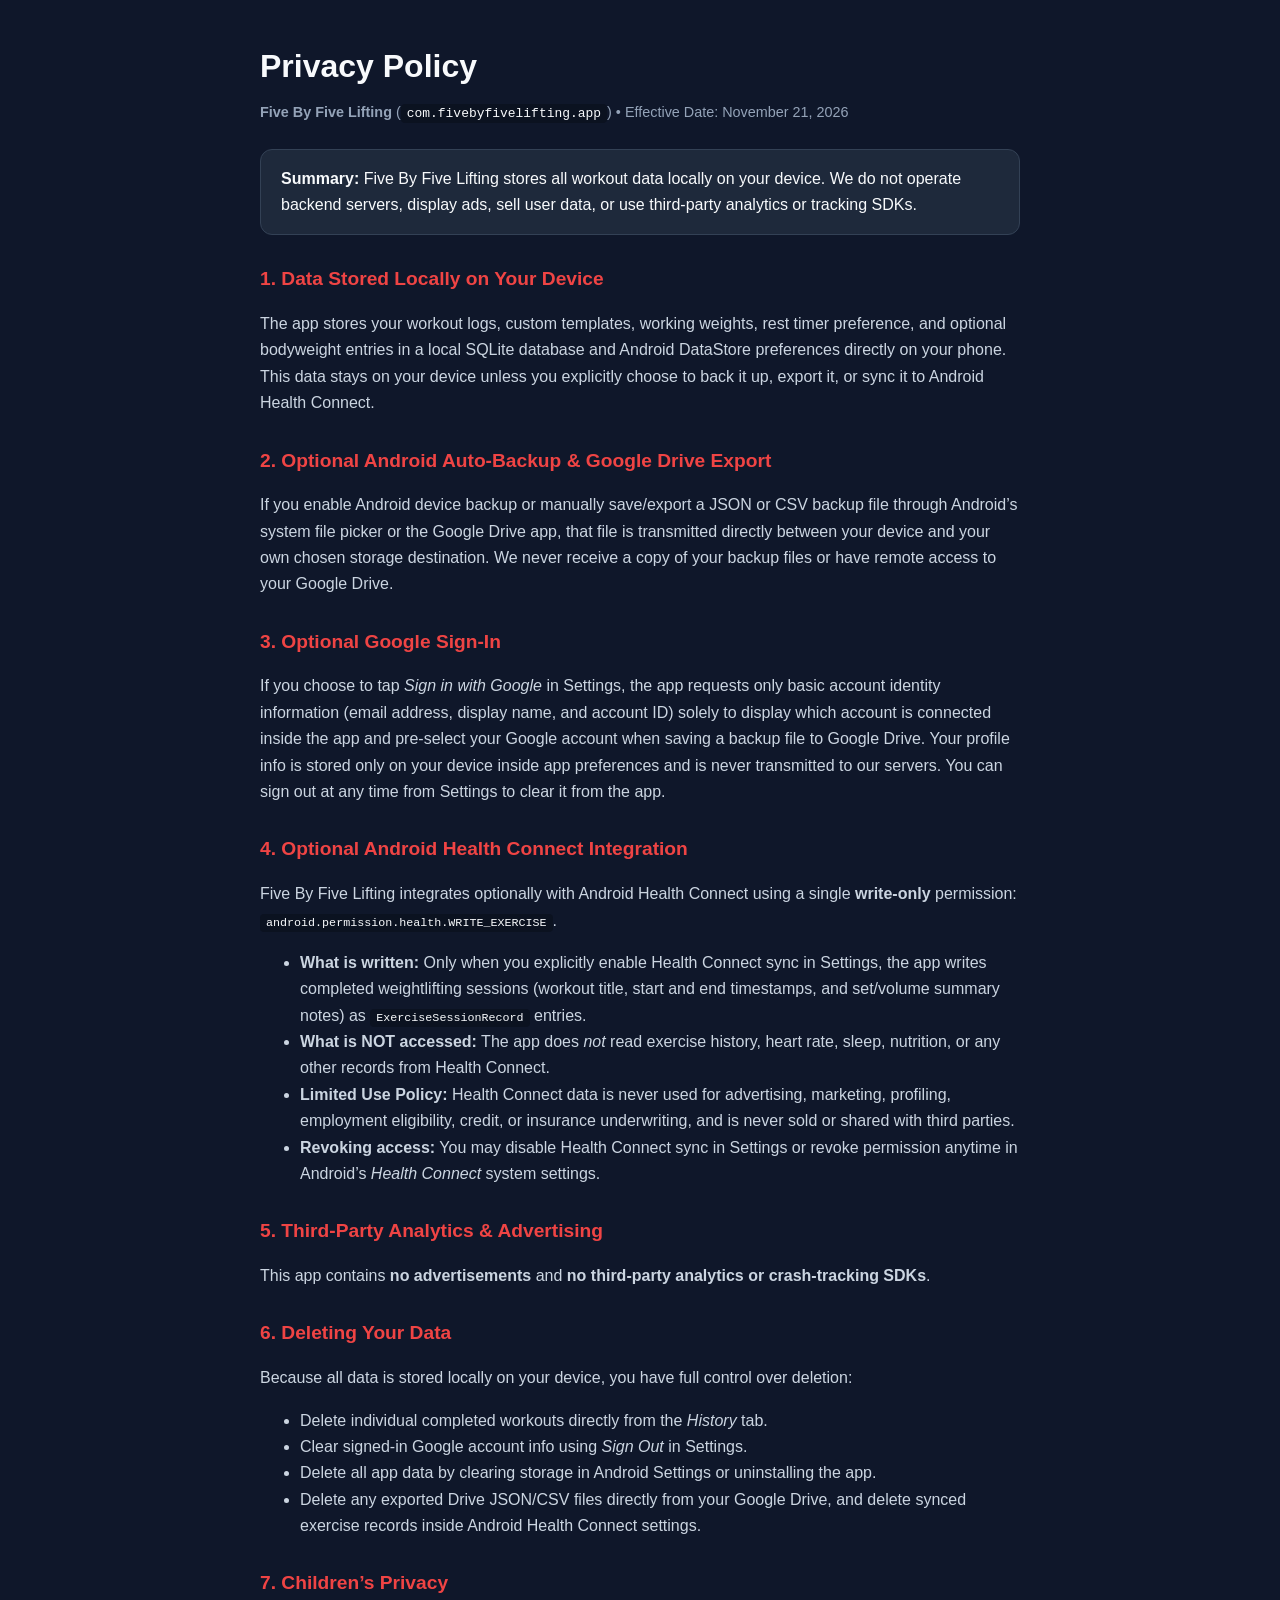
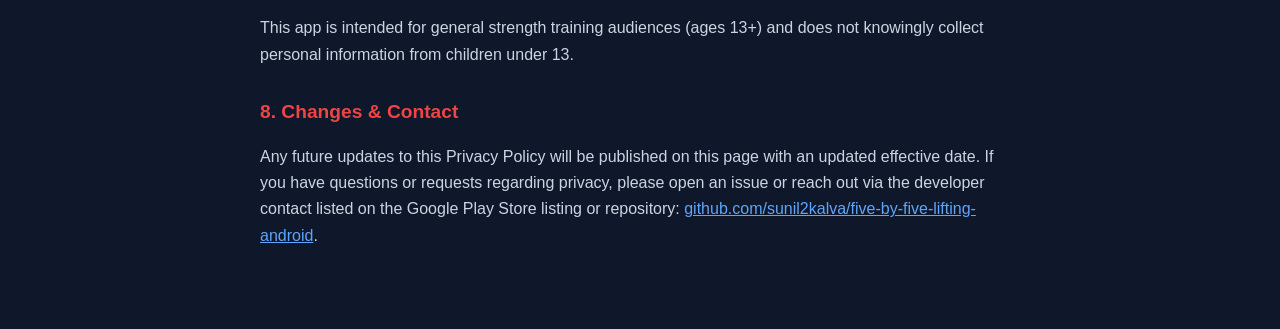
<file: docs/privacy-policy.html>
<!DOCTYPE html>
<html lang="en">
<head>
  <meta charset="UTF-8" />
  <meta name="viewport" content="width=device-width, initial-scale=1.0" />
  <title>Privacy Policy — Five By Five Lifting</title>
  <style>
    :root { color-scheme: dark; }
    body {
      margin: 0;
      font-family: -apple-system, BlinkMacSystemFont, "Segoe UI", Roboto, sans-serif;
      background: #0f172a;
      color: #f8fafc;
      line-height: 1.65;
    }
    main {
      max-width: 760px;
      margin: 0 auto;
      padding: 40px 20px 64px;
    }
    h1 { font-size: 2rem; margin: 0 0 8px; }
    h2 { font-size: 1.2rem; margin-top: 28px; color: #ef4444; }
    p, li { color: #cbd5e1; }
    .meta { font-size: 0.9rem; color: #94a3b8; margin-bottom: 24px; }
    .card {
      background: #1e293b;
      border: 1px solid #334155;
      border-radius: 12px;
      padding: 16px 20px;
      margin: 18px 0;
    }
    a { color: #60a5fa; }
    code {
      background: #0b1220;
      padding: 2px 6px;
      border-radius: 4px;
      font-size: 0.9em;
      color: #f8fafc;
    }
  </style>
</head>
<body>
  <main>
    <h1>Privacy Policy</h1>
    <div class="meta">
      <strong>Five By Five Lifting</strong> (<code>com.fivebyfivelifting.app</code>) &bull; Effective Date: November 21, 2026
    </div>

    <div class="card">
      <strong>Summary:</strong> Five By Five Lifting stores all workout data locally on your device.
      We do not operate backend servers, display ads, sell user data, or use third-party analytics
      or tracking SDKs.
    </div>

    <h2>1. Data Stored Locally on Your Device</h2>
    <p>
      The app stores your workout logs, custom templates, working weights, rest timer preference,
      and optional bodyweight entries in a local SQLite database and Android DataStore preferences
      directly on your phone. This data stays on your device unless you explicitly choose to back
      it up, export it, or sync it to Android Health Connect.
    </p>

    <h2>2. Optional Android Auto-Backup &amp; Google Drive Export</h2>
    <p>
      If you enable Android device backup or manually save/export a JSON or CSV backup file through
      Android&rsquo;s system file picker or the Google Drive app, that file is transmitted directly
      between your device and your own chosen storage destination. We never receive a copy of your
      backup files or have remote access to your Google Drive.
    </p>

    <h2>3. Optional Google Sign-In</h2>
    <p>
      If you choose to tap <em>Sign in with Google</em> in Settings, the app requests only basic
      account identity information (email address, display name, and account ID) solely to display
      which account is connected inside the app and pre-select your Google account when saving a
      backup file to Google Drive. Your profile info is stored only on your device inside app
      preferences and is never transmitted to our servers. You can sign out at any time from
      Settings to clear it from the app.
    </p>

    <h2>4. Optional Android Health Connect Integration</h2>
    <p>
      Five By Five Lifting integrates optionally with Android Health Connect using a single
      <strong>write-only</strong> permission: <code>android.permission.health.WRITE_EXERCISE</code>.
    </p>
    <ul>
      <li><strong>What is written:</strong> Only when you explicitly enable Health Connect sync in
        Settings, the app writes completed weightlifting sessions (workout title, start and end
        timestamps, and set/volume summary notes) as <code>ExerciseSessionRecord</code> entries.</li>
      <li><strong>What is NOT accessed:</strong> The app does <em>not</em> read exercise history,
        heart rate, sleep, nutrition, or any other records from Health Connect.</li>
      <li><strong>Limited Use Policy:</strong> Health Connect data is never used for advertising,
        marketing, profiling, employment eligibility, credit, or insurance underwriting, and is
        never sold or shared with third parties.</li>
      <li><strong>Revoking access:</strong> You may disable Health Connect sync in Settings or
        revoke permission anytime in Android&rsquo;s <em>Health Connect</em> system settings.</li>
    </ul>

    <h2>5. Third-Party Analytics &amp; Advertising</h2>
    <p>
      This app contains <strong>no advertisements</strong> and <strong>no third-party analytics or
      crash-tracking SDKs</strong>.
    </p>

    <h2>6. Deleting Your Data</h2>
    <p>
      Because all data is stored locally on your device, you have full control over deletion:
    </p>
    <ul>
      <li>Delete individual completed workouts directly from the <em>History</em> tab.</li>
      <li>Clear signed-in Google account info using <em>Sign Out</em> in Settings.</li>
      <li>Delete all app data by clearing storage in Android Settings or uninstalling the app.</li>
      <li>Delete any exported Drive JSON/CSV files directly from your Google Drive, and delete
        synced exercise records inside Android Health Connect settings.</li>
    </ul>

    <h2>7. Children&rsquo;s Privacy</h2>
    <p>
      This app is intended for general strength training audiences (ages 13+) and does not
      knowingly collect personal information from children under 13.
    </p>

    <h2>8. Changes &amp; Contact</h2>
    <p>
      Any future updates to this Privacy Policy will be published on this page with an updated
      effective date. If you have questions or requests regarding privacy, please open an issue or
      reach out via the developer contact listed on the Google Play Store listing or repository:
      <a href="https://github.com/sunil2kalva/five-by-five-lifting-android">github.com/sunil2kalva/five-by-five-lifting-android</a>.
    </p>
  </main>
</body>
</html>
</file>
<file: pwa/styles.css>
:root {
  --bg: #0f172a;
  --surface: #1e293b;
  --card: #26334d;
  --border: #334155;
  --text: #f8fafc;
  --muted: #94a3b8;
  --primary: #ef4444;
  --primary-dark: #b91c1c;
  --blue: #3b82f6;
  --emerald: #10b981;
  --amber: #f59e0b;
}

* {
  box-sizing: border-box;
  -webkit-tap-highlight-color: transparent;
}

body {
  margin: 0;
  padding: 0;
  background-color: var(--bg);
  color: var(--text);
  font-family: -apple-system, BlinkMacSystemFont, "Segoe UI", Roboto, Helvetica, Arial, sans-serif;
  user-select: none;
  overscroll-behavior-y: none;
}

.app-shell {
  max-width: 480px;
  margin: 0 auto;
  min-height: 100dvh;
  display: flex;
  flex-direction: column;
  padding-bottom: 84px;
}

header.top-bar {
  display: flex;
  align-items: center;
  justify-content: space-between;
  padding: 16px 16px 8px;
}

header.top-bar h1 {
  margin: 0;
  font-size: 1.45rem;
  font-weight: 800;
  letter-spacing: -0.02em;
}

header.top-bar p {
  margin: 2px 0 0;
  font-size: 0.78rem;
  color: var(--muted);
}

.sync-pill {
  background: rgba(16, 185, 129, 0.14);
  border: 1px solid rgba(16, 185, 129, 0.4);
  color: var(--emerald);
  font-size: 0.72rem;
  font-weight: 700;
  padding: 6px 10px;
  border-radius: 999px;
  cursor: pointer;
}

main.content {
  flex: 1;
  padding: 8px 16px 24px;
  display: flex;
  flex-direction: column;
  gap: 12px;
}

.card {
  background: var(--surface);
  border: 1px solid var(--border);
  border-radius: 16px;
  padding: 16px;
}

.card-highlight {
  background: linear-gradient(145deg, #26334d, #1e293b);
  border: 1px solid rgba(239, 68, 68, 0.35);
}

.row-between {
  display: flex;
  align-items: center;
  justify-content: space-between;
  gap: 10px;
}

.stats-grid {
  display: grid;
  grid-template-columns: repeat(3, 1fr);
  gap: 10px;
}

.stat-box {
  background: var(--surface);
  border: 1px solid var(--border);
  border-radius: 12px;
  padding: 10px 12px;
}

.stat-box .label {
  font-size: 0.72rem;
  color: var(--muted);
  text-transform: uppercase;
  font-weight: 600;
}

.stat-box .value {
  font-size: 1.05rem;
  font-weight: 800;
  margin-top: 3px;
}

.btn {
  border: none;
  border-radius: 12px;
  padding: 13px 16px;
  font-size: 0.96rem;
  font-weight: 700;
  cursor: pointer;
  display: inline-flex;
  align-items: center;
  justify-content: center;
  gap: 8px;
  transition: transform 0.08s ease, opacity 0.15s ease;
}

.btn:active {
  transform: scale(0.98);
}

.btn-primary {
  background: var(--primary);
  color: #fff;
  width: 100%;
}

.btn-outline {
  background: transparent;
  color: var(--text);
  border: 1px solid var(--border);
}

.btn-sm {
  padding: 7px 12px;
  font-size: 0.8rem;
  border-radius: 9px;
}

.btn-danger {
  background: rgba(239, 68, 68, 0.14);
  color: var(--primary);
  border: 1px solid rgba(239, 68, 68, 0.35);
}

.weight-badge {
  background: var(--primary-dark);
  color: #fff;
  padding: 8px 12px;
  border-radius: 10px;
  font-weight: 800;
  font-size: 0.92rem;
  white-space: nowrap;
}

.strike-badge {
  display: inline-block;
  margin-top: 6px;
  font-size: 0.74rem;
  color: var(--amber);
  font-weight: 600;
}

/* 5x5 Set Bubbles */
.bubbles-row {
  display: flex;
  justify-content: space-between;
  align-items: center;
  margin-top: 14px;
  gap: 6px;
}

.bubble-col {
  display: flex;
  flex-direction: column;
  align-items: center;
  gap: 5px;
}

.set-bubble {
  width: 56px;
  height: 56px;
  border-radius: 50%;
  border: 2.5px solid var(--muted);
  background: transparent;
  color: var(--muted);
  font-size: 1.25rem;
  font-weight: 800;
  display: flex;
  align-items: center;
  justify-content: center;
  cursor: pointer;
  transition: all 0.12s ease;
}

.set-bubble.success {
  background: var(--primary);
  border-color: var(--primary);
  color: #fff;
  box-shadow: 0 4px 14px rgba(239, 68, 68, 0.35);
}

.set-bubble.failed {
  background: var(--amber);
  border-color: var(--amber);
  color: #fff;
}

.bubble-caption {
  font-size: 0.7rem;
  color: var(--muted);
}

.chips-row {
  display: flex;
  gap: 8px;
  overflow-x: auto;
  padding-bottom: 4px;
}

.chip {
  background: var(--card);
  color: var(--muted);
  border: 1px solid var(--border);
  padding: 7px 13px;
  border-radius: 999px;
  font-size: 0.8rem;
  font-weight: 600;
  white-space: nowrap;
  cursor: pointer;
}

.chip.active {
  background: rgba(239, 68, 68, 0.18);
  color: #fff;
  border-color: var(--primary);
}

/* Rest Timer Dock */
.rest-timer-dock {
  position: fixed;
  bottom: 70px;
  left: 50%;
  transform: translateX(-50%);
  width: calc(100% - 24px);
  max-width: 456px;
  background: #111827;
  border: 1.5px solid var(--primary);
  border-radius: 16px;
  padding: 12px 14px;
  box-shadow: 0 12px 28px rgba(0, 0, 0, 0.65);
  z-index: 50;
}

.timer-countdown {
  font-size: 1.65rem;
  font-weight: 900;
  font-variant-numeric: tabular-nums;
}

.progress-track {
  width: 100%;
  height: 6px;
  background: var(--border);
  border-radius: 999px;
  overflow: hidden;
  margin: 8px 0;
}

.progress-fill {
  height: 100%;
  background: var(--primary);
  transition: width 0.3s linear;
}

/* Barbell Sleeve Visualizer */
.barbell-Stage {
  background: #0b1120;
  border: 1px solid var(--border);
  border-radius: 12px;
  height: 140px;
  position: relative;
  display: flex;
  align-items: center;
  padding: 0 16px;
  margin: 14px 0;
  overflow-x: auto;
}

.bar-shaft {
  position: absolute;
  left: 0;
  right: 0;
  height: 14px;
  background: #64748b;
  z-index: 1;
}

.bar-collar {
  width: 16px;
  height: 40px;
  background: #475569;
  border-radius: 3px;
  z-index: 2;
  margin-right: 4px;
  flex-shrink: 0;
}

.plate-visual {
  width: 28px;
  border-radius: 4px;
  margin-right: 4px;
  z-index: 2;
  display: flex;
  align-items: center;
  justify-content: center;
  font-size: 0.68rem;
  font-weight: 800;
  border: 1px solid rgba(0,0,0,0.4);
  flex-shrink: 0;
}

/* Calendar Grid */
.calendar-grid {
  display: grid;
  grid-template-columns: repeat(7, 1fr);
  gap: 6px;
  text-align: center;
  margin-top: 8px;
}

.cal-header {
  font-size: 0.72rem;
  color: var(--muted);
  font-weight: 700;
  padding-bottom: 4px;
}

.cal-day {
  height: 34px;
  display: flex;
  align-items: center;
  justify-content: center;
  border-radius: 50%;
  font-size: 0.82rem;
}

.cal-day.workout-a {
  background: var(--primary);
  color: #fff;
  font-weight: 800;
}

.cal-day.workout-b {
  background: var(--blue);
  color: #fff;
  font-weight: 800;
}

/* Inputs */
.input-field {
  width: 100%;
  background: #0f172a;
  border: 1px solid var(--border);
  color: var(--text);
  padding: 11px 12px;
  border-radius: 10px;
  font-size: 0.92rem;
}

/* Modal */
.modal-backdrop {
  position: fixed;
  inset: 0;
  background: rgba(0, 0, 0, 0.75);
  display: flex;
  align-items: center;
  justify-content: center;
  padding: 16px;
  z-index: 100;
}

.modal-card {
  background: var(--surface);
  border: 1px solid var(--border);
  border-radius: 18px;
  width: 100%;
  max-width: 430px;
  padding: 20px;
}

/* Bottom Navigation */
nav.bottom-nav {
  position: fixed;
  bottom: 0;
  left: 50%;
  transform: translateX(-50%);
  width: 100%;
  max-width: 480px;
  height: 64px;
  background: #111827;
  border-top: 1px solid var(--border);
  display: grid;
  grid-template-columns: repeat(5, 1fr);
  z-index: 60;
}

.nav-item {
  background: none;
  border: none;
  color: var(--muted);
  display: flex;
  flex-direction: column;
  align-items: center;
  justify-content: center;
  font-size: 0.7rem;
  font-weight: 600;
  gap: 3px;
  cursor: pointer;
}

.nav-item.active {
  color: var(--primary);
}

.nav-icon {
  font-size: 1.15rem;
}

.toast-banner {
  position: fixed;
  top: 14px;
  left: 50%;
  transform: translateX(-50%);
  background: var(--emerald);
  color: #052e16;
  font-weight: 800;
  font-size: 0.85rem;
  padding: 10px 16px;
  border-radius: 999px;
  z-index: 120;
  box-shadow: 0 6px 20px rgba(0,0,0,0.45);
}
</file>
